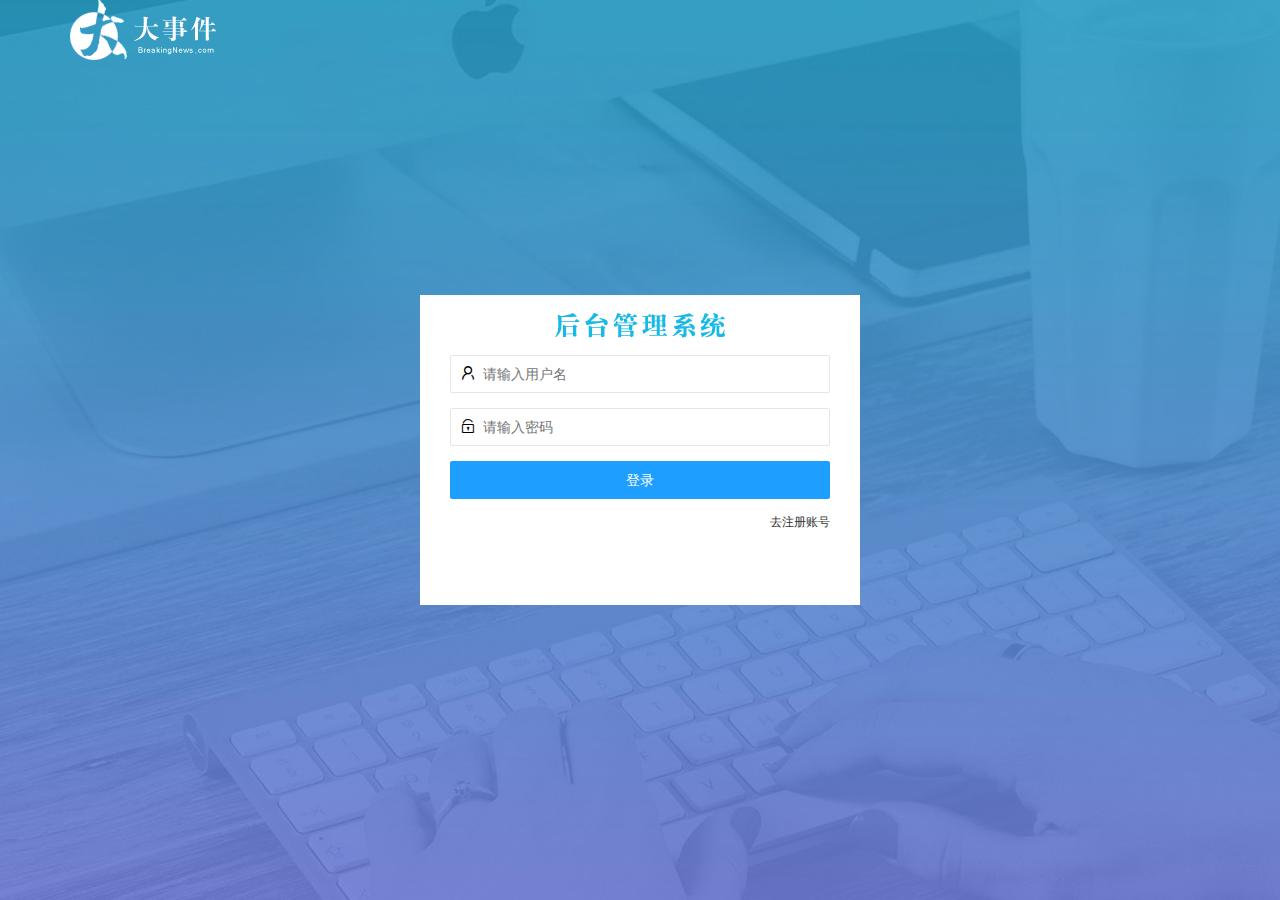
<file: login.html>
<!DOCTYPE html>
<html lang="en">

<head>
    <meta charset="UTF-8">
    <meta name="viewport" content="width=device-width, initial-scale=1.0">
    <title>大事件-注册/登录</title>
    <!-- 引入LayUI的样式 -->
    <link rel="stylesheet" href="/assets/lib/layui/css/layui.css" />
    <!-- 引入自己的css -->
    <link rel="stylesheet" href="/assets/css/login.css" />
</head>
<!-- 头部logo模块 -->
<div class="layui-main">
    <img src="/assets/images/logo.png" alt="" />
</div>

<!-- 登录注册区域 -->
<div class="loginAndRegBox">
    <div class="title-box"></div>
    <!-- 登陆的div -->
    <div class="login-box">
        <!-- 登陆的表单 -->
        <form class="layui-form" id="form_login">
            <!-- 用户名 -->
            <div class="layui-form-item">
                <i class="layui-icon layui-icon-username"></i>
                <input type="text" name="username" required lay-verify="required" placeholder="请输入用户名" autocomplete="off" class="layui-input">
            </div>
            <!-- 密码 -->
            <div class="layui-form-item ">
                <i class="layui-icon layui-icon-password"></i>
                <input type="password" name="password" required lay-verify="required|pwd" placeholder="请输入密码" autocomplete="off" class="layui-input">
            </div>
            <!-- 登录按钮 -->
            <div class="layui-form-item">
                <!-- 注意: 表单按钮和普通按钮的最大区别就是 lay-submit属性 -->
                <button class="layui-btn layui-btn-fluid layui-btn-normal" lay-submit>登录</button>
            </div>
            <div class="layui-form-item links">
                <a href="javascript:;" id="link_reg">去注册账号</a>
            </div>
        </form>

    </div>
    <!-- 注册的div -->
    <div class="reg-box">
        <form class="layui-form" id="form_reg">
            <!-- 用户名 -->
            <div class="layui-form-item">
                <i class="layui-icon layui-icon-username"></i>
                <input type="text" name="username" required lay-verify="required" placeholder="请输入用户名" autocomplete="off" class="layui-input">
            </div>
            <!-- 密码 -->
            <div class="layui-form-item ">
                <i class="layui-icon layui-icon-password"></i>
                <input type="password" name="password" required lay-verify="required|pwd" placeholder="请输入密码" autocomplete="off" class="layui-input">
            </div>
            <!-- 二次密码 -->
            <div class="layui-form-item ">
                <i class="layui-icon layui-icon-password"></i>
                <input type="password" name="repassword" required lay-verify="required|pwd|repwd" placeholder="再次确认密码" autocomplete="off" class="layui-input">
            </div>
            <!-- 注册按钮 -->
            <div class="layui-form-item">
                <!-- 注意: 表单按钮和普通按钮的最大区别就是 lay-submit属性 -->
                <button class="layui-btn layui-btn-fluid layui-btn-normal" lay-submit>注册</button>
            </div>
            <div class="layui-form-item links">
                <a href="javascript:;" id="link_login">去登陆</a>
            </div>
        </form>

    </div>
</div>
<!-- 导入leyUI的js文件 -->
<script src="/assets/lib/layui/layui.all.js"></script>
<!-- 导入jQuery -->
<script src="/assets/lib/jquery.js"></script>
<!-- 导入baseAPI -->
<script src="/assets/js/baseAPI.js"></script>
<!-- 导入自己的js -->
<script src="/assets/js/login.js"></script>

<body>

</body>

</html>
</file>
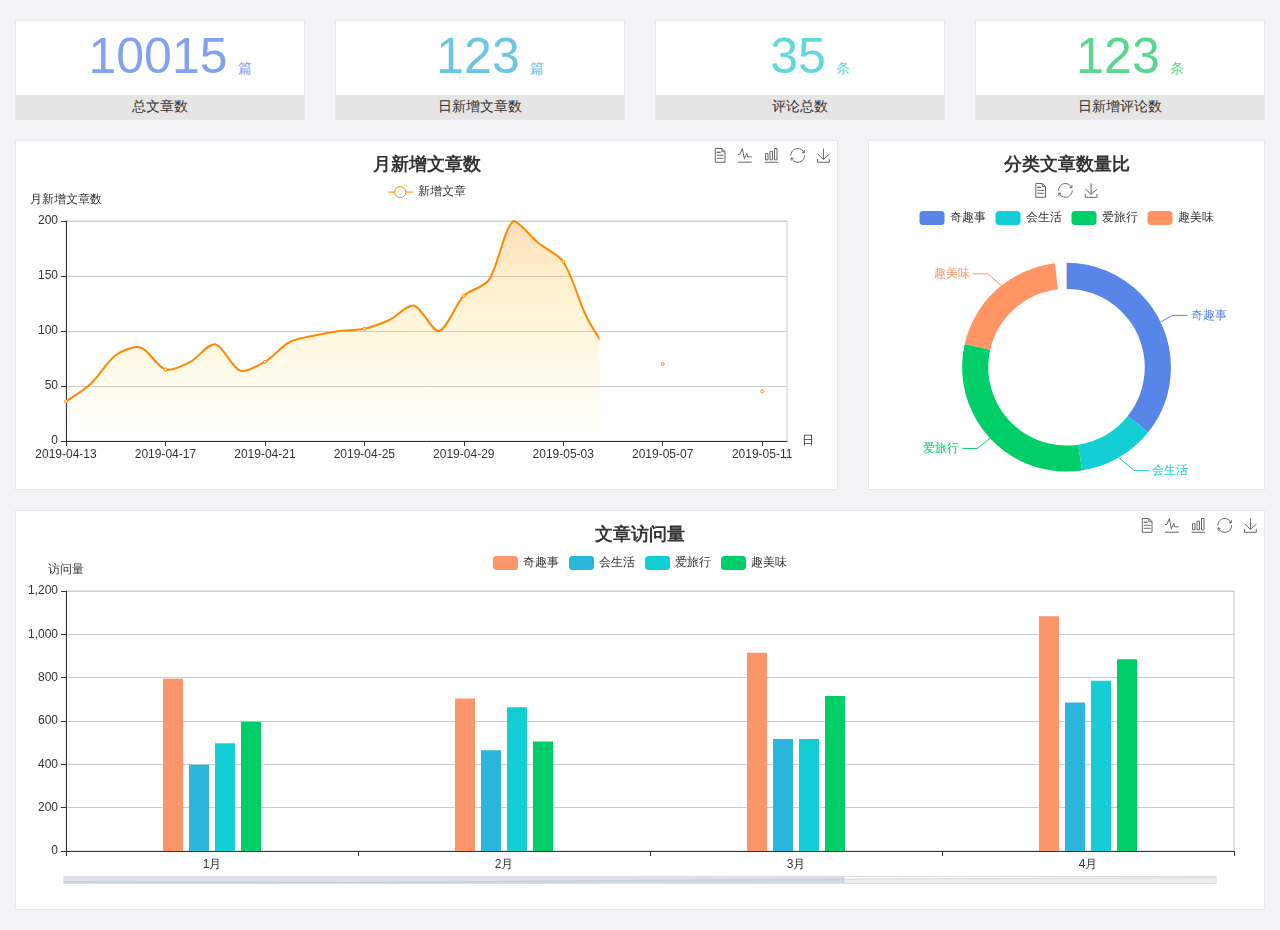
<file: home/dashboard.html>
<!DOCTYPE html>
<html lang="en">

<head>
  <meta charset="UTF-8">
  <meta name="viewport" content="width=device-width, initial-scale=1.0">
  <meta http-equiv="X-UA-Compatible" content="ie=edge">
  <title>图表统计</title>
  <link rel="stylesheet" href="../../assets/lib/bootstrap.css" />
  <link rel="stylesheet" href="../../assets/lib/main.css" />
  <script src="../../assets/lib/jquery.js"></script>
  <script type="text/javascript" src="../../assets/lib/echarts.min.js"></script>
</head>

<body>
  <div class="container-fluid">
    <div class="row spannel_list">
      <div class="col-sm-3 col-xs-6">
        <div class="spannel">
          <em>10015</em><span>篇</span>
          <b>总文章数</b>
        </div>
      </div>
      <div class="col-sm-3 col-xs-6">
        <div class="spannel scolor01">
          <em>123</em><span>篇</span>
          <b>日新增文章数</b>
        </div>
      </div>
      <div class="col-sm-3 col-xs-6">
        <div class="spannel scolor02">
          <em>35</em><span>条</span>
          <b>评论总数</b>
        </div>
      </div>
      <div class="col-sm-3 col-xs-6">
        <div class="spannel scolor03">
          <em>123</em><span>条</span>
          <b>日新增评论数</b>
        </div>
      </div>
    </div>
  </div>

  <div class="container-fluid">
    <div class="row curve-pie">
      <div class="col-lg-8 col-md-8">
        <div class="gragh_pannel" id="curve_show"></div>
      </div>
      <div class="col-lg-4 col-md-4">
        <div class="gragh_pannel" id="pie_show"></div>
      </div>
    </div>
  </div>

  <div class="container-fluid">
    <div class="column_pannel" id="column_show"></div>
  </div>

  <script>
    var oChart = echarts.init(document.getElementById('curve_show'));
    var aList_all = [
      { 'count': 36, 'date': '2019-04-13' },
      { 'count': 52, 'date': '2019-04-14' },
      { 'count': 78, 'date': '2019-04-15' },
      { 'count': 85, 'date': '2019-04-16' },
      { 'count': 65, 'date': '2019-04-17' },
      { 'count': 72, 'date': '2019-04-18' },
      { 'count': 88, 'date': '2019-04-19' },
      { 'count': 64, 'date': '2019-04-20' },
      { 'count': 72, 'date': '2019-04-21' },
      { 'count': 90, 'date': '2019-04-22' },
      { 'count': 96, 'date': '2019-04-23' },
      { 'count': 100, 'date': '2019-04-24' },
      { 'count': 102, 'date': '2019-04-25' },
      { 'count': 110, 'date': '2019-04-26' },
      { 'count': 123, 'date': '2019-04-27' },
      { 'count': 100, 'date': '2019-04-28' },
      { 'count': 132, 'date': '2019-04-29' },
      { 'count': 146, 'date': '2019-04-30' },
      { 'count': 200, 'date': '2019-05-01' },
      { 'count': 180, 'date': '2019-05-02' },
      { 'count': 163, 'date': '2019-05-03' },
      { 'count': 110, 'date': '2019-05-04' },
      { 'count': 80, 'date': '2019-05-05' },
      { 'count': 82, 'date': '2019-05-06' },
      { 'count': 70, 'date': '2019-05-07' },
      { 'count': 65, 'date': '2019-05-08' },
      { 'count': 54, 'date': '2019-05-09' },
      { 'count': 40, 'date': '2019-05-10' },
      { 'count': 45, 'date': '2019-05-11' },
      { 'count': 38, 'date': '2019-05-12' },
    ];

    let aCount = [];
    let aDate = [];

    for (var i = 0; i < aList_all.length; i++) {
      aCount.push(aList_all[i].count);
      aDate.push(aList_all[i].date);
    }

    var chartopt = {
      title: {
        text: '月新增文章数',
        left: 'center',
        top: '10'
      },
      tooltip: {
        trigger: 'axis'
      },
      legend: {
        data: ['新增文章'],
        top: '40'
      },
      toolbox: {
        show: true,
        feature: {
          mark: { show: true },
          dataView: { show: true, readOnly: false },
          magicType: { show: true, type: ['line', 'bar'] },
          restore: { show: true },
          saveAsImage: { show: true }
        }
      },
      calculable: true,
      xAxis: [
        {
          name: '日',
          type: 'category',
          boundaryGap: false,
          data: aDate
        }
      ],
      yAxis: [
        {
          name: '月新增文章数',
          type: 'value'
        }
      ],
      series: [
        {
          name: '新增文章',
          type: 'line',
          smooth: true,
          itemStyle: { normal: { areaStyle: { type: 'default' }, color: '#f80' }, lineStyle: { color: '#f80' } },
          data: aCount
        }],
      areaStyle: {
        normal: {
          color: new echarts.graphic.LinearGradient(0, 0, 0, 1, [{
            offset: 0,
            color: 'rgba(255,136,0,0.39)'
          }, {
            offset: .34,
            color: 'rgba(255,180,0,0.25)'
          }, {
            offset: 1,
            color: 'rgba(255,222,0,0.00)'
          }])

        }
      },
      grid: {
        show: true,
        x: 50,
        x2: 50,
        y: 80,
        height: 220
      }
    };

    oChart.setOption(chartopt);


    var oPie = echarts.init(document.getElementById('pie_show'));
    var oPieopt =
    {
      title: {
        top: 10,
        text: '分类文章数量比',
        x: 'center'
      },
      tooltip: {
        trigger: 'item',
        formatter: "{a} <br/>{b} : {c} ({d}%)"
      },
      color: ['#5885e8', '#13cfd5', '#00ce68', '#ff9565'],
      legend: {
        x: 'center',
        top: 65,
        data: ['奇趣事', '会生活', '爱旅行', '趣美味']
      },
      toolbox: {
        show: true,
        x: 'center',
        top: 35,
        feature: {
          mark: { show: true },
          dataView: { show: true, readOnly: false },
          magicType: {
            show: true,
            type: ['pie', 'funnel'],
            option: {
              funnel: {
                x: '25%',
                width: '50%',
                funnelAlign: 'left',
                max: 1548
              }
            }
          },
          restore: { show: true },
          saveAsImage: { show: true }
        }
      },
      calculable: true,
      series: [
        {
          name: '访问来源',
          type: 'pie',
          radius: ['45%', '60%'],
          center: ['50%', '65%'],
          data: [
            { value: 300, name: '奇趣事' },
            { value: 100, name: '会生活' },
            { value: 260, name: '爱旅行' },
            { value: 180, name: '趣美味' }
          ]
        }
      ]
    };
    oPie.setOption(oPieopt);



    var oColumn = this.echarts.init(document.getElementById('column_show'));
    var oColumnopt =
    {
      title: {
        text: '文章访问量',
        left: 'center',
        top: '10'
      },
      tooltip: {
        trigger: 'axis'
      },
      legend: {
        data: ['奇趣事', '会生活', '爱旅行', '趣美味'],
        top: '40'
      },
      toolbox: {
        show: true,
        feature: {
          mark: { show: true },
          dataView: { show: true, readOnly: false },
          magicType: { show: true, type: ['line', 'bar'] },
          restore: { show: true },
          saveAsImage: { show: true }
        }
      },
      calculable: true,
      xAxis: [
        {
          type: 'category',
          data: ['1月', '2月', '3月', '4月', '5月']
        }
      ],
      yAxis: [
        {
          name: '访问量',
          type: 'value'
        }
      ],
      series: [
        {
          name: '奇趣事',
          type: 'bar',
          barWidth: 20,
          itemStyle: {
            normal: { areaStyle: { type: 'default' }, color: '#fd956a' }
          },
          data: [800, 708, 920, 1090, 1200]
        },
        {
          name: '会生活',
          type: 'bar',
          barWidth: 20,
          itemStyle: {
            normal: { areaStyle: { type: 'default' }, color: '#2bb6db' }
          },
          data: [400, 468, 520, 690, 800]
        },
        {
          name: '爱旅行',
          type: 'bar',
          barWidth: 20,
          itemStyle: {
            normal: { areaStyle: { type: 'default' }, color: '#13cfd5' }
          },
          data: [500, 668, 520, 790, 900]
        },
        {
          name: '趣美味',
          type: 'bar',
          barWidth: 20,
          itemStyle: {
            normal: { areaStyle: { type: 'default' }, color: '#00ce68' }
          },
          data: [600, 508, 720, 890, 1000]
        }
      ],
      grid: {
        show: true,
        x: 50,
        x2: 30,
        y: 80,
        height: 260
      },
      dataZoom: [//给x轴设置滚动条
        {
          start: 0,//默认为0
          end: 100 - 1000 / 31,//默认为100
          type: 'slider',
          show: true,
          xAxisIndex: [0],
          handleSize: 0,//滑动条的 左右2个滑动条的大小
          height: 8,//组件高度
          left: 45, //左边的距离
          right: 50,//右边的距离
          bottom: 26,//右边的距离
          handleColor: '#ddd',//h滑动图标的颜色
          handleStyle: {
            borderColor: "#cacaca",
            borderWidth: "1",
            shadowBlur: 2,
            background: "#ddd",
            shadowColor: "#ddd",
          }
        }]
    };
    oColumn.setOption(oColumnopt);
  </script>
</body>

</html>
</file>
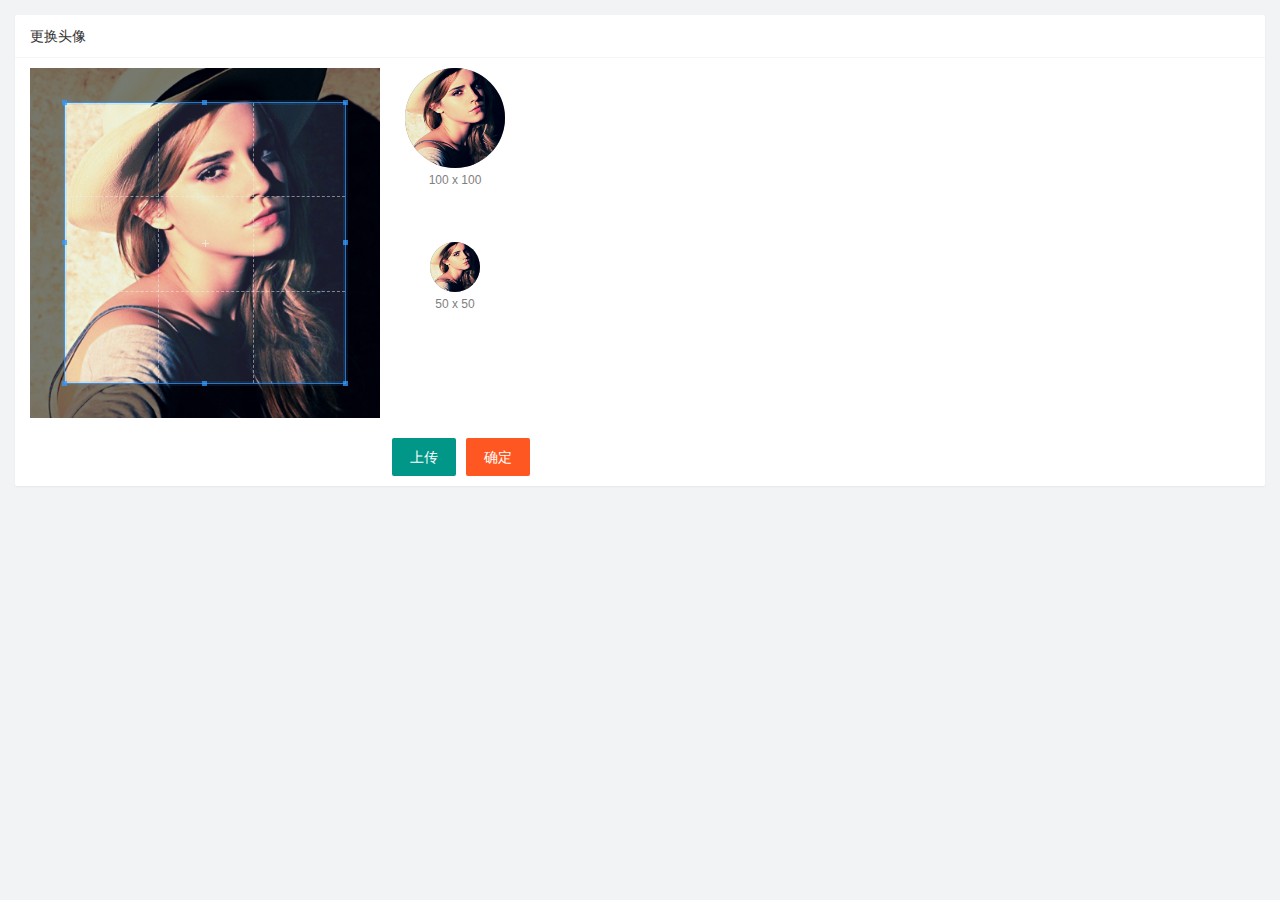
<file: user/user_avatar.html>
<!DOCTYPE html>
<html lang="en">

<head>
    <meta charset="UTF-8">
    <meta name="viewport" content="width=device-width, initial-scale=1.0">
    <title>Document</title>
    <!-- 导入layUI的样式 -->
    <link rel="stylesheet" href="/assets/lib/layui/css/layui.css" />
    <!-- 导入cropper.css样式表 -->
    <link rel="stylesheet" href="/assets/lib/cropper/cropper.css" />
    <!-- 导入自己的css样式 -->
    <link rel="stylesheet" href="/assets/css/user/user_avatar.css" />
</head>

<body>
    <!-- 卡片区域 -->
    <div class="layui-card">
        <div class="layui-card-header">更换头像</div>
        <div class="layui-card-body">
            <!-- 第一行的图片裁剪和预览区域 -->
            <div class="row1">
                <!-- 图片裁剪区域 -->
                <div class="cropper-box">
                    <!-- 这个 img 标签很重要，将来会把它初始化为裁剪区域 -->
                    <img id="image" src="/assets/images/sample.jpg" />
                </div>
                <!-- 图片的预览区域 -->
                <div class="preview-box">
                    <div>
                        <!-- 宽高为 100px 的预览区域 -->
                        <div class="img-preview w100"></div>
                        <p class="size">100 x 100</p>
                    </div>
                    <div>
                        <!-- 宽高为 50px 的预览区域 -->
                        <div class="img-preview w50"></div>
                        <p class="size">50 x 50</p>
                    </div>
                </div>
            </div>

            <!-- 第二行的按钮区域 -->
            <div class="row2">
                <!-- 通过accept属性 可以指定 允许用户选择什么类型的图片 -->
                <input type="file" id="file" accept="image/png,image/jpeg" />
                <button type="button" class="layui-btn" id="btnChooseImage">上传</button>
                <button type="button" class="layui-btn layui-btn-danger" id="btnUpload">确定</button>
            </div>
        </div>
    </div>
    <script src="/assets/lib/layui/layui.all.js"></script>
    <script src="/assets/lib/jquery.js"></script>
    <script src="/assets/lib/cropper/Cropper.js"></script>
    <script src="/assets/lib/cropper/jquery-cropper.js"></script>
    <script src="/assets/js/baseAPI.js"></script>
    <script src="/assets/js/user/user.avatar.js"></script>
</body>

</html>
</file>
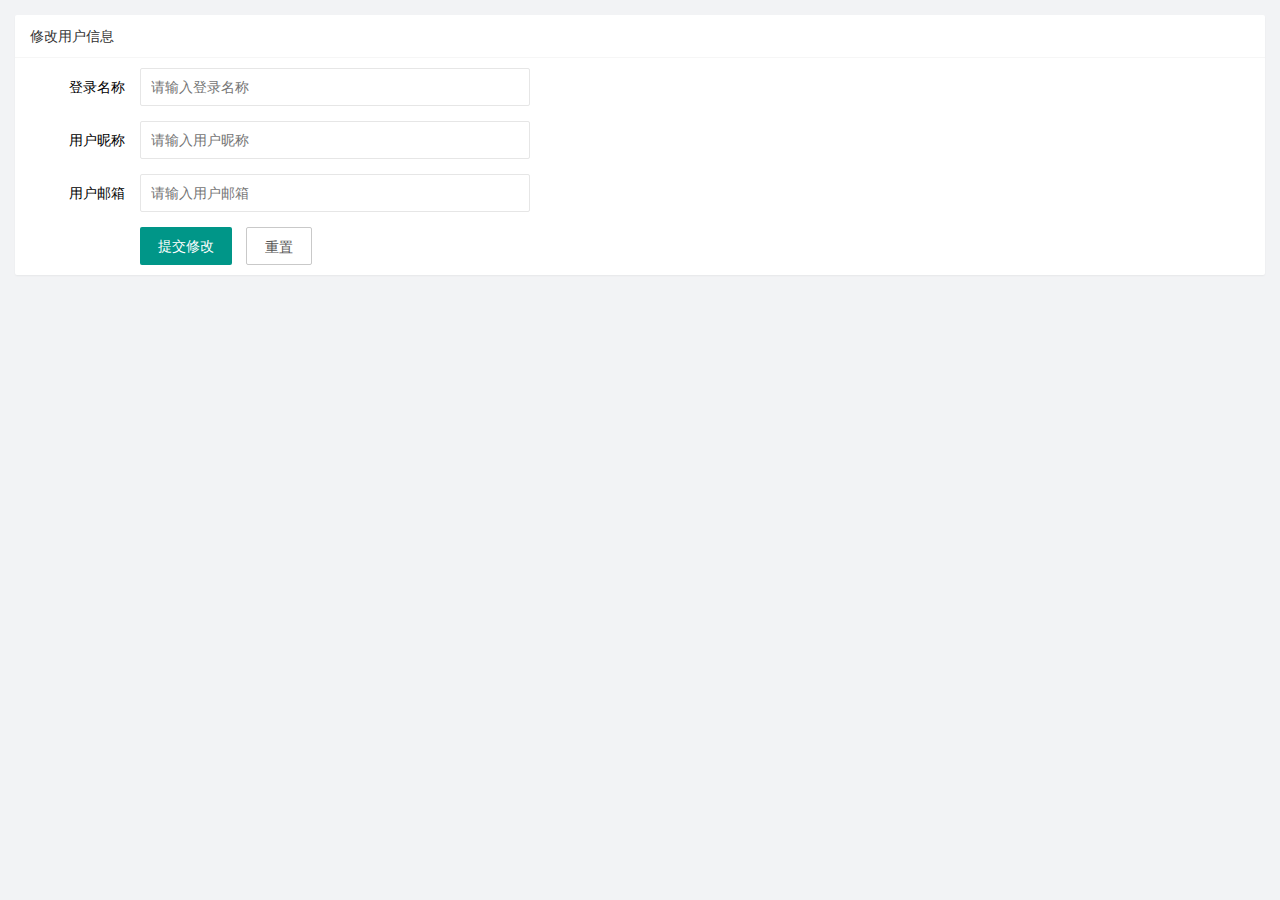
<file: user/user_info.html>
<!DOCTYPE html>
<html lang="en">

<head>
    <meta charset="UTF-8">
    <meta name="viewport" content="width=device-width, initial-scale=1.0">
    <title>Document</title>
    <!-- 导入layUI的样式 -->
    <link rel="stylesheet" href="/assets/lib/layui/css/layui.css" />
    <!-- 导入自己的样式 -->
    <link rel="stylesheet" href="/assets/css/user/user_info.css" />
</head>

<body>
    <div class="layui-card">
        <div class="layui-card-header">修改用户信息</div>
        <div class="layui-card-body">
            <!-- form 表单区域 -->
            <form class="layui-form" lay-filter="formUserInfo">
                <!-- 表单隐藏域 -->
                <input type="hidden" name="id" />
                <div class="layui-form-item">
                    <label class="layui-form-label">登录名称</label>
                    <div class="layui-input-block">
                        <input type="text" name="username" required lay-verify="required" placeholder="请输入登录名称" autocomplete="off" class="layui-input" readonly>
                    </div>
                </div>
                <div class="layui-form-item">
                    <label class="layui-form-label">用户昵称</label>
                    <div class="layui-input-block">
                        <input type="text" name="nickname" required lay-verify="required|nickname" placeholder="请输入用户昵称" autocomplete="off" class="layui-input">
                    </div>
                </div>
                <div class="layui-form-item">
                    <label class="layui-form-label">用户邮箱</label>
                    <div class="layui-input-block">
                        <input type="text" name="email" required lay-verify="required|email" placeholder="请输入用户邮箱" autocomplete="off" class="layui-input">
                    </div>
                </div>
                <div class="layui-input-block">
                    <button class="layui-btn" lay-submit lay-filter="formDemo">提交修改</button>
                    <button type="reset" class="layui-btn layui-btn-primary" id="btnReset">重置</button>
                </div>
            </form>
        </div>
    </div>
    <!-- 导入layUI的js文件 -->
    <script src="/assets/lib/layui/layui.all.js"></script>
    <!-- 导入jQuery -->
    <script src="/assets/lib/jquery.js"></script>
    <!-- 导入baseAPI -->
    <script src="/assets/js/baseAPI.js"></script>
    <!-- 导入自己的js样式 -->
    <script src="/assets/js/user/user_info.js"></script>
</body>

</html>
</file>
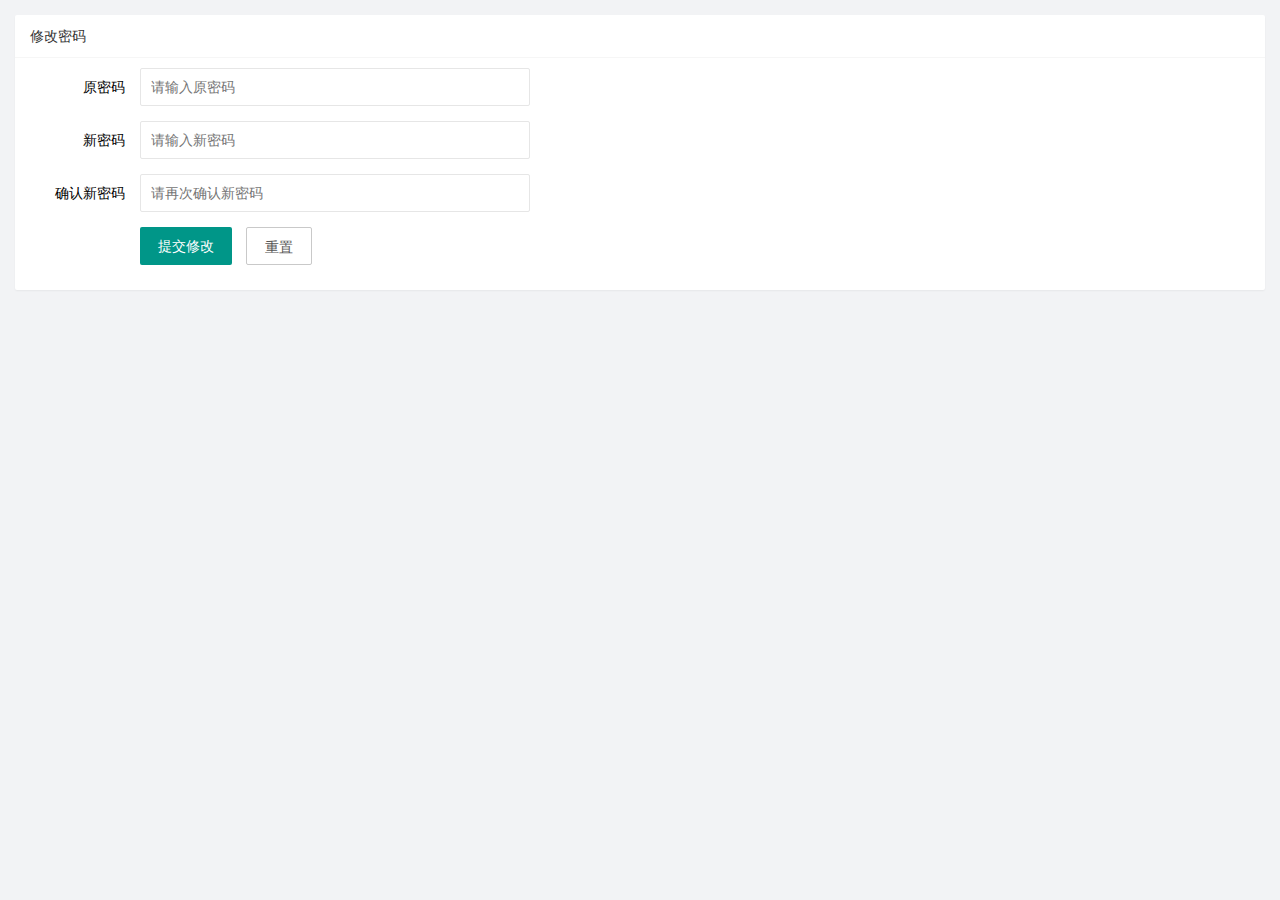
<file: user/user_pwd.html>
<!DOCTYPE html>
<html lang="en">

<head>
    <meta charset="UTF-8">
    <meta name="viewport" content="width=device-width, initial-scale=1.0">
    <title>Document</title>
    <link rel="stylesheet" href="/assets/lib/layui/css/layui.css">
    <link rel="stylesheet" href="/assets/css/user/user_pwd.css">
</head>

<body>
    <!-- 卡片区域 -->
    <div class="layui-card">
        <div class="layui-card-header">修改密码</div>
        <div class="layui-card-body">
            <form class="layui-form" lay-filter="formUserInfo">
                <!-- 表单隐藏域 -->
                <input type="hidden" name="id" />
                <div class="layui-form-item">
                    <label class="layui-form-label">原密码</label>
                    <div class="layui-input-block">
                        <input type="password" name="oldPwd" required lay-verify="required|pwd" placeholder="请输入原密码" autocomplete="off" class="layui-input">
                    </div>
                </div>
                <div class="layui-form-item">
                    <label class="layui-form-label">新密码</label>
                    <div class="layui-input-block">
                        <input type="password" name="newPwd" required lay-verify="required|pwd|samePwd" placeholder="请输入新密码" autocomplete="off" class="layui-input">
                    </div>
                </div>
                <div class="layui-form-item">
                    <label class="layui-form-label">确认新密码</label>
                    <div class="layui-input-block">
                        <input type="password" name="rePwd" required lay-verify="required|pwd|rePwd" placeholder="请再次确认新密码" autocomplete="off" class="layui-input">
                    </div>
                </div>
                <div class="layui-form-item">
                    <div class="layui-input-block">
                        <button class="layui-btn" lay-submit lay-filter="formDemo">提交修改</button>
                        <button type="reset" class="layui-btn layui-btn-primary" id="btnReset">重置</button>
                    </div>
                </div>
            </form>
        </div>
    </div>
    <!-- 导入layUI的js -->
    <script src="/assets/lib/layui/layui.all.js"></script>
    <!-- 导入jQuery -->
    <script src="/assets/lib/jquery.js"></script>
    <!-- 导入 baseAPI -->
    <script src="/assets/js/baseAPI.js"></script>
    <!-- 导入自己的js -->
    <script src="/assets/js/user/user_pwd.js"></script>
</body>

</html>
</file>
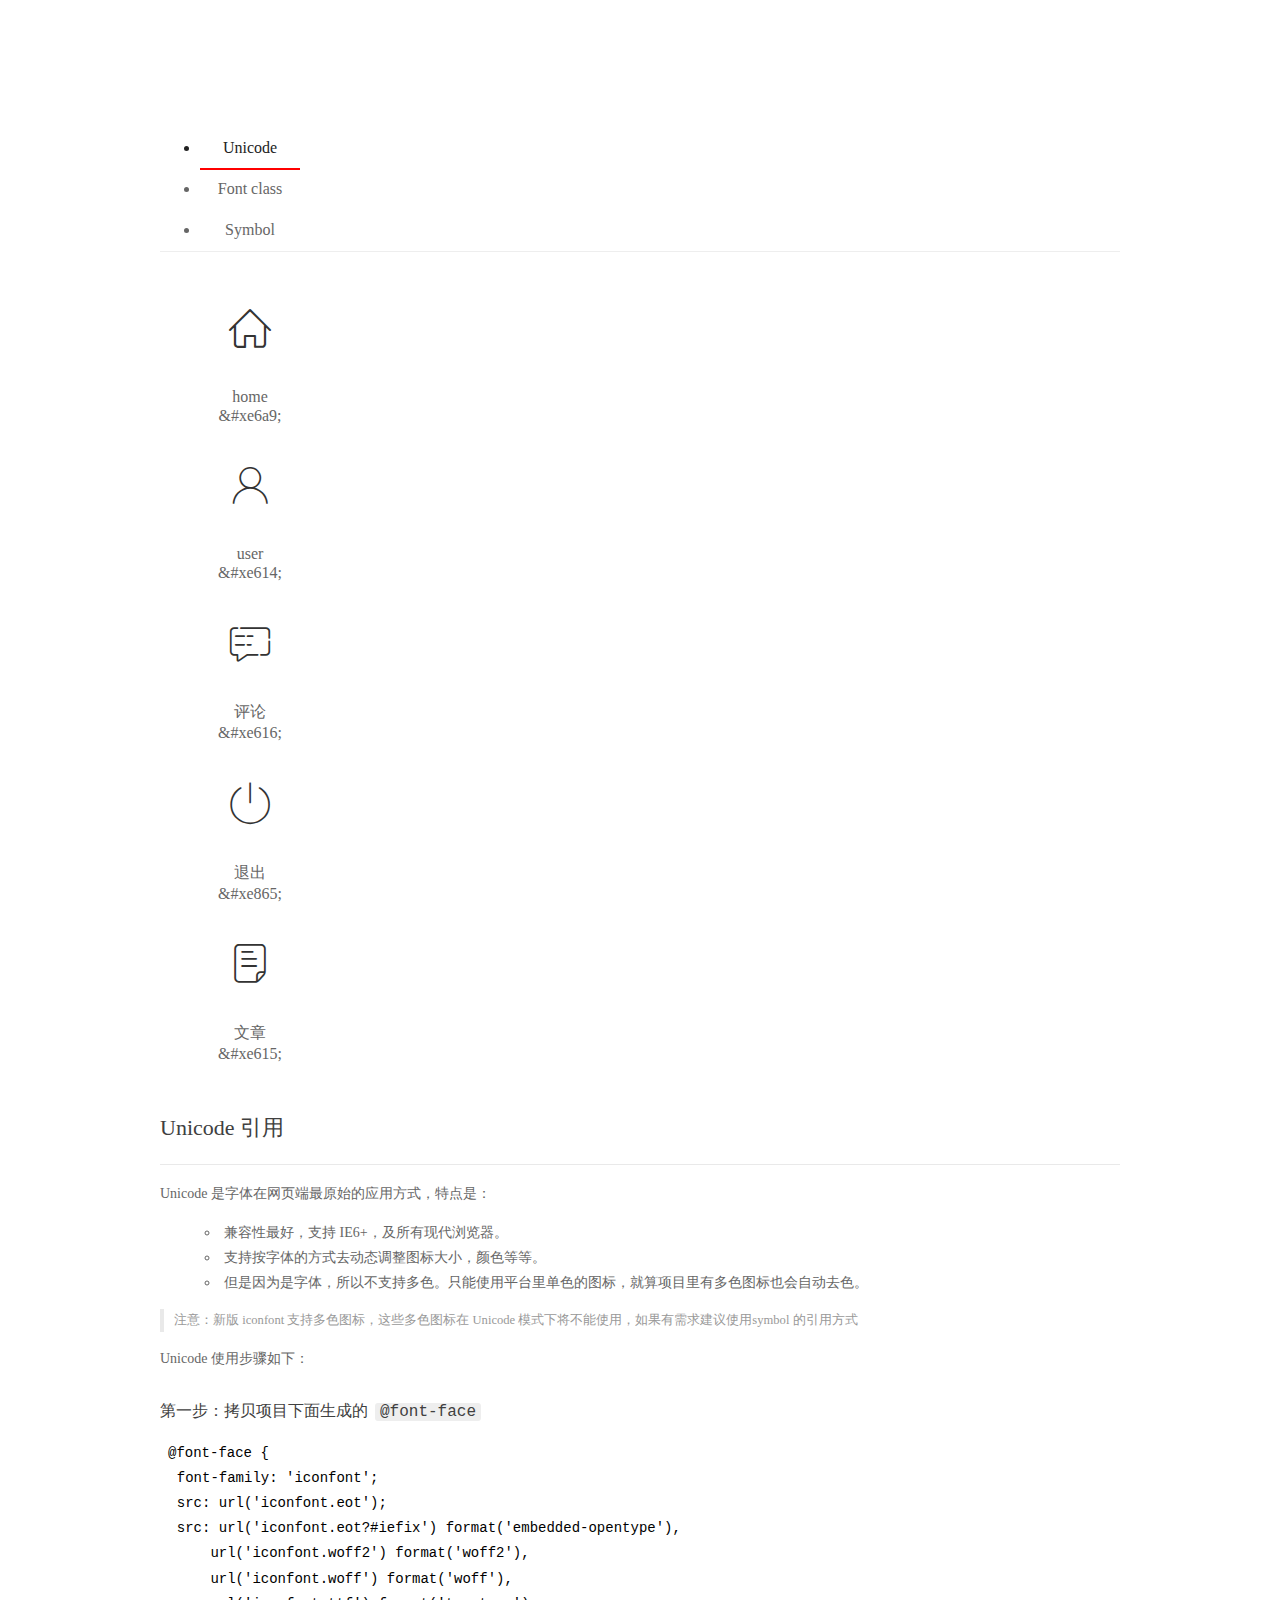
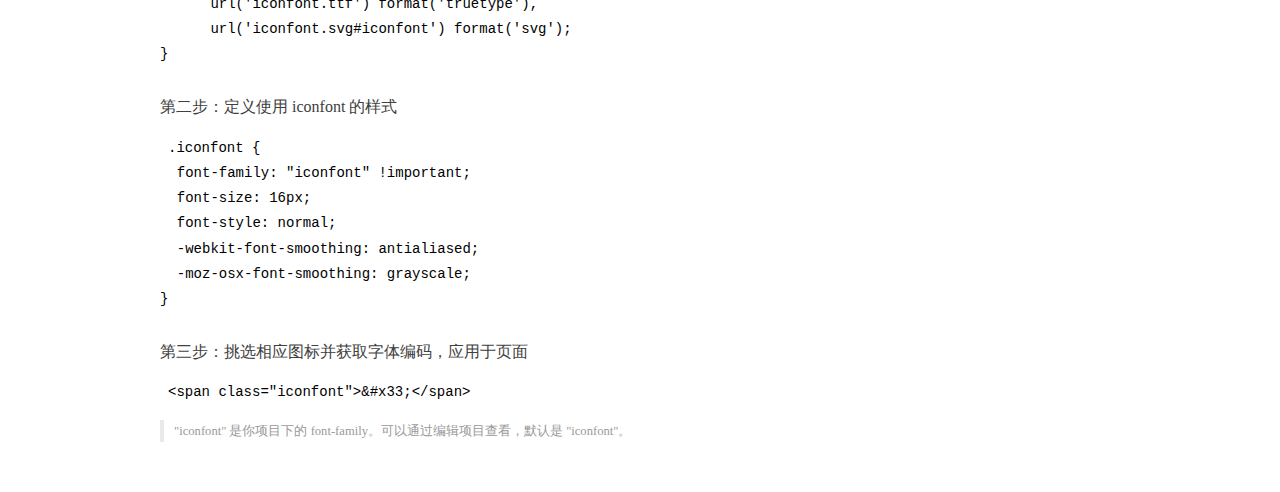
<file: assets/fonts/demo_index.html>
<!DOCTYPE html>
<html>
<head>
  <meta charset="utf-8"/>
  <title>IconFont Demo</title>
  <link rel="shortcut icon" href="https://gtms04.alicdn.com/tps/i4/TB1_oz6GVXXXXaFXpXXJDFnIXXX-64-64.ico" type="image/x-icon"/>
  <link rel="stylesheet" href="https://g.alicdn.com/thx/cube/1.3.2/cube.min.css">
  <link rel="stylesheet" href="demo.css">
  <link rel="stylesheet" href="iconfont.css">
  <script src="iconfont.js"></script>
  <!-- jQuery -->
  <script src="https://a1.alicdn.com/oss/uploads/2018/12/26/7bfddb60-08e8-11e9-9b04-53e73bb6408b.js"></script>
  <!-- 代码高亮 -->
  <script src="https://a1.alicdn.com/oss/uploads/2018/12/26/a3f714d0-08e6-11e9-8a15-ebf944d7534c.js"></script>
</head>
<body>
  <div class="main">
    <h1 class="logo"><a href="https://www.iconfont.cn/" title="iconfont 首页" target="_blank">&#xe86b;</a></h1>
    <div class="nav-tabs">
      <ul id="tabs" class="dib-box">
        <li class="dib active"><span>Unicode</span></li>
        <li class="dib"><span>Font class</span></li>
        <li class="dib"><span>Symbol</span></li>
      </ul>
      
    </div>
    <div class="tab-container">
      <div class="content unicode" style="display: block;">
          <ul class="icon_lists dib-box">
          
            <li class="dib">
              <span class="icon iconfont">&#xe6a9;</span>
                <div class="name">home</div>
                <div class="code-name">&amp;#xe6a9;</div>
              </li>
          
            <li class="dib">
              <span class="icon iconfont">&#xe614;</span>
                <div class="name">user</div>
                <div class="code-name">&amp;#xe614;</div>
              </li>
          
            <li class="dib">
              <span class="icon iconfont">&#xe616;</span>
                <div class="name">评论</div>
                <div class="code-name">&amp;#xe616;</div>
              </li>
          
            <li class="dib">
              <span class="icon iconfont">&#xe865;</span>
                <div class="name">退出</div>
                <div class="code-name">&amp;#xe865;</div>
              </li>
          
            <li class="dib">
              <span class="icon iconfont">&#xe615;</span>
                <div class="name">文章</div>
                <div class="code-name">&amp;#xe615;</div>
              </li>
          
          </ul>
          <div class="article markdown">
          <h2 id="unicode-">Unicode 引用</h2>
          <hr>

          <p>Unicode 是字体在网页端最原始的应用方式，特点是：</p>
          <ul>
            <li>兼容性最好，支持 IE6+，及所有现代浏览器。</li>
            <li>支持按字体的方式去动态调整图标大小，颜色等等。</li>
            <li>但是因为是字体，所以不支持多色。只能使用平台里单色的图标，就算项目里有多色图标也会自动去色。</li>
          </ul>
          <blockquote>
            <p>注意：新版 iconfont 支持多色图标，这些多色图标在 Unicode 模式下将不能使用，如果有需求建议使用symbol 的引用方式</p>
          </blockquote>
          <p>Unicode 使用步骤如下：</p>
          <h3 id="-font-face">第一步：拷贝项目下面生成的 <code>@font-face</code></h3>
<pre><code class="language-css"
>@font-face {
  font-family: 'iconfont';
  src: url('iconfont.eot');
  src: url('iconfont.eot?#iefix') format('embedded-opentype'),
      url('iconfont.woff2') format('woff2'),
      url('iconfont.woff') format('woff'),
      url('iconfont.ttf') format('truetype'),
      url('iconfont.svg#iconfont') format('svg');
}
</code></pre>
          <h3 id="-iconfont-">第二步：定义使用 iconfont 的样式</h3>
<pre><code class="language-css"
>.iconfont {
  font-family: "iconfont" !important;
  font-size: 16px;
  font-style: normal;
  -webkit-font-smoothing: antialiased;
  -moz-osx-font-smoothing: grayscale;
}
</code></pre>
          <h3 id="-">第三步：挑选相应图标并获取字体编码，应用于页面</h3>
<pre>
<code class="language-html"
>&lt;span class="iconfont"&gt;&amp;#x33;&lt;/span&gt;
</code></pre>
          <blockquote>
            <p>"iconfont" 是你项目下的 font-family。可以通过编辑项目查看，默认是 "iconfont"。</p>
          </blockquote>
          </div>
      </div>
      <div class="content font-class">
        <ul class="icon_lists dib-box">
          
          <li class="dib">
            <span class="icon iconfont icon-home"></span>
            <div class="name">
              home
            </div>
            <div class="code-name">.icon-home
            </div>
          </li>
          
          <li class="dib">
            <span class="icon iconfont icon-user"></span>
            <div class="name">
              user
            </div>
            <div class="code-name">.icon-user
            </div>
          </li>
          
          <li class="dib">
            <span class="icon iconfont icon-pinglun"></span>
            <div class="name">
              评论
            </div>
            <div class="code-name">.icon-pinglun
            </div>
          </li>
          
          <li class="dib">
            <span class="icon iconfont icon-tuichu"></span>
            <div class="name">
              退出
            </div>
            <div class="code-name">.icon-tuichu
            </div>
          </li>
          
          <li class="dib">
            <span class="icon iconfont icon-16"></span>
            <div class="name">
              文章
            </div>
            <div class="code-name">.icon-16
            </div>
          </li>
          
        </ul>
        <div class="article markdown">
        <h2 id="font-class-">font-class 引用</h2>
        <hr>

        <p>font-class 是 Unicode 使用方式的一种变种，主要是解决 Unicode 书写不直观，语意不明确的问题。</p>
        <p>与 Unicode 使用方式相比，具有如下特点：</p>
        <ul>
          <li>兼容性良好，支持 IE8+，及所有现代浏览器。</li>
          <li>相比于 Unicode 语意明确，书写更直观。可以很容易分辨这个 icon 是什么。</li>
          <li>因为使用 class 来定义图标，所以当要替换图标时，只需要修改 class 里面的 Unicode 引用。</li>
          <li>不过因为本质上还是使用的字体，所以多色图标还是不支持的。</li>
        </ul>
        <p>使用步骤如下：</p>
        <h3 id="-fontclass-">第一步：引入项目下面生成的 fontclass 代码：</h3>
<pre><code class="language-html">&lt;link rel="stylesheet" href="./iconfont.css"&gt;
</code></pre>
        <h3 id="-">第二步：挑选相应图标并获取类名，应用于页面：</h3>
<pre><code class="language-html">&lt;span class="iconfont icon-xxx"&gt;&lt;/span&gt;
</code></pre>
        <blockquote>
          <p>"
            iconfont" 是你项目下的 font-family。可以通过编辑项目查看，默认是 "iconfont"。</p>
        </blockquote>
      </div>
      </div>
      <div class="content symbol">
          <ul class="icon_lists dib-box">
          
            <li class="dib">
                <svg class="icon svg-icon" aria-hidden="true">
                  <use xlink:href="#icon-home"></use>
                </svg>
                <div class="name">home</div>
                <div class="code-name">#icon-home</div>
            </li>
          
            <li class="dib">
                <svg class="icon svg-icon" aria-hidden="true">
                  <use xlink:href="#icon-user"></use>
                </svg>
                <div class="name">user</div>
                <div class="code-name">#icon-user</div>
            </li>
          
            <li class="dib">
                <svg class="icon svg-icon" aria-hidden="true">
                  <use xlink:href="#icon-pinglun"></use>
                </svg>
                <div class="name">评论</div>
                <div class="code-name">#icon-pinglun</div>
            </li>
          
            <li class="dib">
                <svg class="icon svg-icon" aria-hidden="true">
                  <use xlink:href="#icon-tuichu"></use>
                </svg>
                <div class="name">退出</div>
                <div class="code-name">#icon-tuichu</div>
            </li>
          
            <li class="dib">
                <svg class="icon svg-icon" aria-hidden="true">
                  <use xlink:href="#icon-16"></use>
                </svg>
                <div class="name">文章</div>
                <div class="code-name">#icon-16</div>
            </li>
          
          </ul>
          <div class="article markdown">
          <h2 id="symbol-">Symbol 引用</h2>
          <hr>

          <p>这是一种全新的使用方式，应该说这才是未来的主流，也是平台目前推荐的用法。相关介绍可以参考这篇<a href="">文章</a>
            这种用法其实是做了一个 SVG 的集合，与另外两种相比具有如下特点：</p>
          <ul>
            <li>支持多色图标了，不再受单色限制。</li>
            <li>通过一些技巧，支持像字体那样，通过 <code>font-size</code>, <code>color</code> 来调整样式。</li>
            <li>兼容性较差，支持 IE9+，及现代浏览器。</li>
            <li>浏览器渲染 SVG 的性能一般，还不如 png。</li>
          </ul>
          <p>使用步骤如下：</p>
          <h3 id="-symbol-">第一步：引入项目下面生成的 symbol 代码：</h3>
<pre><code class="language-html">&lt;script src="./iconfont.js"&gt;&lt;/script&gt;
</code></pre>
          <h3 id="-css-">第二步：加入通用 CSS 代码（引入一次就行）：</h3>
<pre><code class="language-html">&lt;style&gt;
.icon {
  width: 1em;
  height: 1em;
  vertical-align: -0.15em;
  fill: currentColor;
  overflow: hidden;
}
&lt;/style&gt;
</code></pre>
          <h3 id="-">第三步：挑选相应图标并获取类名，应用于页面：</h3>
<pre><code class="language-html">&lt;svg class="icon" aria-hidden="true"&gt;
  &lt;use xlink:href="#icon-xxx"&gt;&lt;/use&gt;
&lt;/svg&gt;
</code></pre>
          </div>
      </div>

    </div>
  </div>
  <script>
  $(document).ready(function () {
      $('.tab-container .content:first').show()

      $('#tabs li').click(function (e) {
        var tabContent = $('.tab-container .content')
        var index = $(this).index()

        if ($(this).hasClass('active')) {
          return
        } else {
          $('#tabs li').removeClass('active')
          $(this).addClass('active')

          tabContent.hide().eq(index).fadeIn()
        }
      })
    })
  </script>
</body>
</html>
</file>
<file: assets/lib/layui/css/layui.css>
/** layui-v2.5.5 MIT License By https://www.layui.com */
 .layui-inline,img{display:inline-block;vertical-align:middle}h1,h2,h3,h4,h5,h6{font-weight:400}.layui-edge,.layui-header,.layui-inline,.layui-main{position:relative}.layui-body,.layui-edge,.layui-elip{overflow:hidden}.layui-btn,.layui-edge,.layui-inline,img{vertical-align:middle}.layui-btn,.layui-disabled,.layui-icon,.layui-unselect{-moz-user-select:none;-webkit-user-select:none;-ms-user-select:none}.layui-elip,.layui-form-checkbox span,.layui-form-pane .layui-form-label{text-overflow:ellipsis;white-space:nowrap}.layui-breadcrumb,.layui-tree-btnGroup{visibility:hidden}blockquote,body,button,dd,div,dl,dt,form,h1,h2,h3,h4,h5,h6,input,li,ol,p,pre,td,textarea,th,ul{margin:0;padding:0;-webkit-tap-highlight-color:rgba(0,0,0,0)}a:active,a:hover{outline:0}img{border:none}li{list-style:none}table{border-collapse:collapse;border-spacing:0}h4,h5,h6{font-size:100%}button,input,optgroup,option,select,textarea{font-family:inherit;font-size:inherit;font-style:inherit;font-weight:inherit;outline:0}pre{white-space:pre-wrap;white-space:-moz-pre-wrap;white-space:-pre-wrap;white-space:-o-pre-wrap;word-wrap:break-word}body{line-height:24px;font:14px Helvetica Neue,Helvetica,PingFang SC,Tahoma,Arial,sans-serif}hr{height:1px;margin:10px 0;border:0;clear:both}a{color:#333;text-decoration:none}a:hover{color:#777}a cite{font-style:normal;*cursor:pointer}.layui-border-box,.layui-border-box *{box-sizing:border-box}.layui-box,.layui-box *{box-sizing:content-box}.layui-clear{clear:both;*zoom:1}.layui-clear:after{content:'\20';clear:both;*zoom:1;display:block;height:0}.layui-inline{*display:inline;*zoom:1}.layui-edge{display:inline-block;width:0;height:0;border-width:6px;border-style:dashed;border-color:transparent}.layui-edge-top{top:-4px;border-bottom-color:#999;border-bottom-style:solid}.layui-edge-right{border-left-color:#999;border-left-style:solid}.layui-edge-bottom{top:2px;border-top-color:#999;border-top-style:solid}.layui-edge-left{border-right-color:#999;border-right-style:solid}.layui-disabled,.layui-disabled:hover{color:#d2d2d2!important;cursor:not-allowed!important}.layui-circle{border-radius:100%}.layui-show{display:block!important}.layui-hide{display:none!important}@font-face{font-family:layui-icon;src:url(../font/iconfont.eot?v=250);src:url(../font/iconfont.eot?v=250#iefix) format('embedded-opentype'),url(../font/iconfont.woff2?v=250) format('woff2'),url(../font/iconfont.woff?v=250) format('woff'),url(../font/iconfont.ttf?v=250) format('truetype'),url(../font/iconfont.svg?v=250#layui-icon) format('svg')}.layui-icon{font-family:layui-icon!important;font-size:16px;font-style:normal;-webkit-font-smoothing:antialiased;-moz-osx-font-smoothing:grayscale}.layui-icon-reply-fill:before{content:"\e611"}.layui-icon-set-fill:before{content:"\e614"}.layui-icon-menu-fill:before{content:"\e60f"}.layui-icon-search:before{content:"\e615"}.layui-icon-share:before{content:"\e641"}.layui-icon-set-sm:before{content:"\e620"}.layui-icon-engine:before{content:"\e628"}.layui-icon-close:before{content:"\1006"}.layui-icon-close-fill:before{content:"\1007"}.layui-icon-chart-screen:before{content:"\e629"}.layui-icon-star:before{content:"\e600"}.layui-icon-circle-dot:before{content:"\e617"}.layui-icon-chat:before{content:"\e606"}.layui-icon-release:before{content:"\e609"}.layui-icon-list:before{content:"\e60a"}.layui-icon-chart:before{content:"\e62c"}.layui-icon-ok-circle:before{content:"\1005"}.layui-icon-layim-theme:before{content:"\e61b"}.layui-icon-table:before{content:"\e62d"}.layui-icon-right:before{content:"\e602"}.layui-icon-left:before{content:"\e603"}.layui-icon-cart-simple:before{content:"\e698"}.layui-icon-face-cry:before{content:"\e69c"}.layui-icon-face-smile:before{content:"\e6af"}.layui-icon-survey:before{content:"\e6b2"}.layui-icon-tree:before{content:"\e62e"}.layui-icon-upload-circle:before{content:"\e62f"}.layui-icon-add-circle:before{content:"\e61f"}.layui-icon-download-circle:before{content:"\e601"}.layui-icon-templeate-1:before{content:"\e630"}.layui-icon-util:before{content:"\e631"}.layui-icon-face-surprised:before{content:"\e664"}.layui-icon-edit:before{content:"\e642"}.layui-icon-speaker:before{content:"\e645"}.layui-icon-down:before{content:"\e61a"}.layui-icon-file:before{content:"\e621"}.layui-icon-layouts:before{content:"\e632"}.layui-icon-rate-half:before{content:"\e6c9"}.layui-icon-add-circle-fine:before{content:"\e608"}.layui-icon-prev-circle:before{content:"\e633"}.layui-icon-read:before{content:"\e705"}.layui-icon-404:before{content:"\e61c"}.layui-icon-carousel:before{content:"\e634"}.layui-icon-help:before{content:"\e607"}.layui-icon-code-circle:before{content:"\e635"}.layui-icon-water:before{content:"\e636"}.layui-icon-username:before{content:"\e66f"}.layui-icon-find-fill:before{content:"\e670"}.layui-icon-about:before{content:"\e60b"}.layui-icon-location:before{content:"\e715"}.layui-icon-up:before{content:"\e619"}.layui-icon-pause:before{content:"\e651"}.layui-icon-date:before{content:"\e637"}.layui-icon-layim-uploadfile:before{content:"\e61d"}.layui-icon-delete:before{content:"\e640"}.layui-icon-play:before{content:"\e652"}.layui-icon-top:before{content:"\e604"}.layui-icon-friends:before{content:"\e612"}.layui-icon-refresh-3:before{content:"\e9aa"}.layui-icon-ok:before{content:"\e605"}.layui-icon-layer:before{content:"\e638"}.layui-icon-face-smile-fine:before{content:"\e60c"}.layui-icon-dollar:before{content:"\e659"}.layui-icon-group:before{content:"\e613"}.layui-icon-layim-download:before{content:"\e61e"}.layui-icon-picture-fine:before{content:"\e60d"}.layui-icon-link:before{content:"\e64c"}.layui-icon-diamond:before{content:"\e735"}.layui-icon-log:before{content:"\e60e"}.layui-icon-rate-solid:before{content:"\e67a"}.layui-icon-fonts-del:before{content:"\e64f"}.layui-icon-unlink:before{content:"\e64d"}.layui-icon-fonts-clear:before{content:"\e639"}.layui-icon-triangle-r:before{content:"\e623"}.layui-icon-circle:before{content:"\e63f"}.layui-icon-radio:before{content:"\e643"}.layui-icon-align-center:before{content:"\e647"}.layui-icon-align-right:before{content:"\e648"}.layui-icon-align-left:before{content:"\e649"}.layui-icon-loading-1:before{content:"\e63e"}.layui-icon-return:before{content:"\e65c"}.layui-icon-fonts-strong:before{content:"\e62b"}.layui-icon-upload:before{content:"\e67c"}.layui-icon-dialogue:before{content:"\e63a"}.layui-icon-video:before{content:"\e6ed"}.layui-icon-headset:before{content:"\e6fc"}.layui-icon-cellphone-fine:before{content:"\e63b"}.layui-icon-add-1:before{content:"\e654"}.layui-icon-face-smile-b:before{content:"\e650"}.layui-icon-fonts-html:before{content:"\e64b"}.layui-icon-form:before{content:"\e63c"}.layui-icon-cart:before{content:"\e657"}.layui-icon-camera-fill:before{content:"\e65d"}.layui-icon-tabs:before{content:"\e62a"}.layui-icon-fonts-code:before{content:"\e64e"}.layui-icon-fire:before{content:"\e756"}.layui-icon-set:before{content:"\e716"}.layui-icon-fonts-u:before{content:"\e646"}.layui-icon-triangle-d:before{content:"\e625"}.layui-icon-tips:before{content:"\e702"}.layui-icon-picture:before{content:"\e64a"}.layui-icon-more-vertical:before{content:"\e671"}.layui-icon-flag:before{content:"\e66c"}.layui-icon-loading:before{content:"\e63d"}.layui-icon-fonts-i:before{content:"\e644"}.layui-icon-refresh-1:before{content:"\e666"}.layui-icon-rmb:before{content:"\e65e"}.layui-icon-home:before{content:"\e68e"}.layui-icon-user:before{content:"\e770"}.layui-icon-notice:before{content:"\e667"}.layui-icon-login-weibo:before{content:"\e675"}.layui-icon-voice:before{content:"\e688"}.layui-icon-upload-drag:before{content:"\e681"}.layui-icon-login-qq:before{content:"\e676"}.layui-icon-snowflake:before{content:"\e6b1"}.layui-icon-file-b:before{content:"\e655"}.layui-icon-template:before{content:"\e663"}.layui-icon-auz:before{content:"\e672"}.layui-icon-console:before{content:"\e665"}.layui-icon-app:before{content:"\e653"}.layui-icon-prev:before{content:"\e65a"}.layui-icon-website:before{content:"\e7ae"}.layui-icon-next:before{content:"\e65b"}.layui-icon-component:before{content:"\e857"}.layui-icon-more:before{content:"\e65f"}.layui-icon-login-wechat:before{content:"\e677"}.layui-icon-shrink-right:before{content:"\e668"}.layui-icon-spread-left:before{content:"\e66b"}.layui-icon-camera:before{content:"\e660"}.layui-icon-note:before{content:"\e66e"}.layui-icon-refresh:before{content:"\e669"}.layui-icon-female:before{content:"\e661"}.layui-icon-male:before{content:"\e662"}.layui-icon-password:before{content:"\e673"}.layui-icon-senior:before{content:"\e674"}.layui-icon-theme:before{content:"\e66a"}.layui-icon-tread:before{content:"\e6c5"}.layui-icon-praise:before{content:"\e6c6"}.layui-icon-star-fill:before{content:"\e658"}.layui-icon-rate:before{content:"\e67b"}.layui-icon-template-1:before{content:"\e656"}.layui-icon-vercode:before{content:"\e679"}.layui-icon-cellphone:before{content:"\e678"}.layui-icon-screen-full:before{content:"\e622"}.layui-icon-screen-restore:before{content:"\e758"}.layui-icon-cols:before{content:"\e610"}.layui-icon-export:before{content:"\e67d"}.layui-icon-print:before{content:"\e66d"}.layui-icon-slider:before{content:"\e714"}.layui-icon-addition:before{content:"\e624"}.layui-icon-subtraction:before{content:"\e67e"}.layui-icon-service:before{content:"\e626"}.layui-icon-transfer:before{content:"\e691"}.layui-main{width:1140px;margin:0 auto}.layui-header{z-index:1000;height:60px}.layui-header a:hover{transition:all .5s;-webkit-transition:all .5s}.layui-side{position:fixed;left:0;top:0;bottom:0;z-index:999;width:200px;overflow-x:hidden}.layui-side-scroll{position:relative;width:220px;height:100%;overflow-x:hidden}.layui-body{position:absolute;left:200px;right:0;top:0;bottom:0;z-index:998;width:auto;overflow-y:auto;box-sizing:border-box}.layui-layout-body{overflow:hidden}.layui-layout-admin .layui-header{background-color:#23262E}.layui-layout-admin .layui-side{top:60px;width:200px;overflow-x:hidden}.layui-layout-admin .layui-body{position:fixed;top:60px;bottom:44px}.layui-layout-admin .layui-main{width:auto;margin:0 15px}.layui-layout-admin .layui-footer{position:fixed;left:200px;right:0;bottom:0;height:44px;line-height:44px;padding:0 15px;background-color:#eee}.layui-layout-admin .layui-logo{position:absolute;left:0;top:0;width:200px;height:100%;line-height:60px;text-align:center;color:#009688;font-size:16px}.layui-layout-admin .layui-header .layui-nav{background:0 0}.layui-layout-left{position:absolute!important;left:200px;top:0}.layui-layout-right{position:absolute!important;right:0;top:0}.layui-container{position:relative;margin:0 auto;padding:0 15px;box-sizing:border-box}.layui-fluid{position:relative;margin:0 auto;padding:0 15px}.layui-row:after,.layui-row:before{content:'';display:block;clear:both}.layui-col-lg1,.layui-col-lg10,.layui-col-lg11,.layui-col-lg12,.layui-col-lg2,.layui-col-lg3,.layui-col-lg4,.layui-col-lg5,.layui-col-lg6,.layui-col-lg7,.layui-col-lg8,.layui-col-lg9,.layui-col-md1,.layui-col-md10,.layui-col-md11,.layui-col-md12,.layui-col-md2,.layui-col-md3,.layui-col-md4,.layui-col-md5,.layui-col-md6,.layui-col-md7,.layui-col-md8,.layui-col-md9,.layui-col-sm1,.layui-col-sm10,.layui-col-sm11,.layui-col-sm12,.layui-col-sm2,.layui-col-sm3,.layui-col-sm4,.layui-col-sm5,.layui-col-sm6,.layui-col-sm7,.layui-col-sm8,.layui-col-sm9,.layui-col-xs1,.layui-col-xs10,.layui-col-xs11,.layui-col-xs12,.layui-col-xs2,.layui-col-xs3,.layui-col-xs4,.layui-col-xs5,.layui-col-xs6,.layui-col-xs7,.layui-col-xs8,.layui-col-xs9{position:relative;display:block;box-sizing:border-box}.layui-col-xs1,.layui-col-xs10,.layui-col-xs11,.layui-col-xs12,.layui-col-xs2,.layui-col-xs3,.layui-col-xs4,.layui-col-xs5,.layui-col-xs6,.layui-col-xs7,.layui-col-xs8,.layui-col-xs9{float:left}.layui-col-xs1{width:8.33333333%}.layui-col-xs2{width:16.66666667%}.layui-col-xs3{width:25%}.layui-col-xs4{width:33.33333333%}.layui-col-xs5{width:41.66666667%}.layui-col-xs6{width:50%}.layui-col-xs7{width:58.33333333%}.layui-col-xs8{width:66.66666667%}.layui-col-xs9{width:75%}.layui-col-xs10{width:83.33333333%}.layui-col-xs11{width:91.66666667%}.layui-col-xs12{width:100%}.layui-col-xs-offset1{margin-left:8.33333333%}.layui-col-xs-offset2{margin-left:16.66666667%}.layui-col-xs-offset3{margin-left:25%}.layui-col-xs-offset4{margin-left:33.33333333%}.layui-col-xs-offset5{margin-left:41.66666667%}.layui-col-xs-offset6{margin-left:50%}.layui-col-xs-offset7{margin-left:58.33333333%}.layui-col-xs-offset8{margin-left:66.66666667%}.layui-col-xs-offset9{margin-left:75%}.layui-col-xs-offset10{margin-left:83.33333333%}.layui-col-xs-offset11{margin-left:91.66666667%}.layui-col-xs-offset12{margin-left:100%}@media screen and (max-width:768px){.layui-hide-xs{display:none!important}.layui-show-xs-block{display:block!important}.layui-show-xs-inline{display:inline!important}.layui-show-xs-inline-block{display:inline-block!important}}@media screen and (min-width:768px){.layui-container{width:750px}.layui-hide-sm{display:none!important}.layui-show-sm-block{display:block!important}.layui-show-sm-inline{display:inline!important}.layui-show-sm-inline-block{display:inline-block!important}.layui-col-sm1,.layui-col-sm10,.layui-col-sm11,.layui-col-sm12,.layui-col-sm2,.layui-col-sm3,.layui-col-sm4,.layui-col-sm5,.layui-col-sm6,.layui-col-sm7,.layui-col-sm8,.layui-col-sm9{float:left}.layui-col-sm1{width:8.33333333%}.layui-col-sm2{width:16.66666667%}.layui-col-sm3{width:25%}.layui-col-sm4{width:33.33333333%}.layui-col-sm5{width:41.66666667%}.layui-col-sm6{width:50%}.layui-col-sm7{width:58.33333333%}.layui-col-sm8{width:66.66666667%}.layui-col-sm9{width:75%}.layui-col-sm10{width:83.33333333%}.layui-col-sm11{width:91.66666667%}.layui-col-sm12{width:100%}.layui-col-sm-offset1{margin-left:8.33333333%}.layui-col-sm-offset2{margin-left:16.66666667%}.layui-col-sm-offset3{margin-left:25%}.layui-col-sm-offset4{margin-left:33.33333333%}.layui-col-sm-offset5{margin-left:41.66666667%}.layui-col-sm-offset6{margin-left:50%}.layui-col-sm-offset7{margin-left:58.33333333%}.layui-col-sm-offset8{margin-left:66.66666667%}.layui-col-sm-offset9{margin-left:75%}.layui-col-sm-offset10{margin-left:83.33333333%}.layui-col-sm-offset11{margin-left:91.66666667%}.layui-col-sm-offset12{margin-left:100%}}@media screen and (min-width:992px){.layui-container{width:970px}.layui-hide-md{display:none!important}.layui-show-md-block{display:block!important}.layui-show-md-inline{display:inline!important}.layui-show-md-inline-block{display:inline-block!important}.layui-col-md1,.layui-col-md10,.layui-col-md11,.layui-col-md12,.layui-col-md2,.layui-col-md3,.layui-col-md4,.layui-col-md5,.layui-col-md6,.layui-col-md7,.layui-col-md8,.layui-col-md9{float:left}.layui-col-md1{width:8.33333333%}.layui-col-md2{width:16.66666667%}.layui-col-md3{width:25%}.layui-col-md4{width:33.33333333%}.layui-col-md5{width:41.66666667%}.layui-col-md6{width:50%}.layui-col-md7{width:58.33333333%}.layui-col-md8{width:66.66666667%}.layui-col-md9{width:75%}.layui-col-md10{width:83.33333333%}.layui-col-md11{width:91.66666667%}.layui-col-md12{width:100%}.layui-col-md-offset1{margin-left:8.33333333%}.layui-col-md-offset2{margin-left:16.66666667%}.layui-col-md-offset3{margin-left:25%}.layui-col-md-offset4{margin-left:33.33333333%}.layui-col-md-offset5{margin-left:41.66666667%}.layui-col-md-offset6{margin-left:50%}.layui-col-md-offset7{margin-left:58.33333333%}.layui-col-md-offset8{margin-left:66.66666667%}.layui-col-md-offset9{margin-left:75%}.layui-col-md-offset10{margin-left:83.33333333%}.layui-col-md-offset11{margin-left:91.66666667%}.layui-col-md-offset12{margin-left:100%}}@media screen and (min-width:1200px){.layui-container{width:1170px}.layui-hide-lg{display:none!important}.layui-show-lg-block{display:block!important}.layui-show-lg-inline{display:inline!important}.layui-show-lg-inline-block{display:inline-block!important}.layui-col-lg1,.layui-col-lg10,.layui-col-lg11,.layui-col-lg12,.layui-col-lg2,.layui-col-lg3,.layui-col-lg4,.layui-col-lg5,.layui-col-lg6,.layui-col-lg7,.layui-col-lg8,.layui-col-lg9{float:left}.layui-col-lg1{width:8.33333333%}.layui-col-lg2{width:16.66666667%}.layui-col-lg3{width:25%}.layui-col-lg4{width:33.33333333%}.layui-col-lg5{width:41.66666667%}.layui-col-lg6{width:50%}.layui-col-lg7{width:58.33333333%}.layui-col-lg8{width:66.66666667%}.layui-col-lg9{width:75%}.layui-col-lg10{width:83.33333333%}.layui-col-lg11{width:91.66666667%}.layui-col-lg12{width:100%}.layui-col-lg-offset1{margin-left:8.33333333%}.layui-col-lg-offset2{margin-left:16.66666667%}.layui-col-lg-offset3{margin-left:25%}.layui-col-lg-offset4{margin-left:33.33333333%}.layui-col-lg-offset5{margin-left:41.66666667%}.layui-col-lg-offset6{margin-left:50%}.layui-col-lg-offset7{margin-left:58.33333333%}.layui-col-lg-offset8{margin-left:66.66666667%}.layui-col-lg-offset9{margin-left:75%}.layui-col-lg-offset10{margin-left:83.33333333%}.layui-col-lg-offset11{margin-left:91.66666667%}.layui-col-lg-offset12{margin-left:100%}}.layui-col-space1{margin:-.5px}.layui-col-space1>*{padding:.5px}.layui-col-space3{margin:-1.5px}.layui-col-space3>*{padding:1.5px}.layui-col-space5{margin:-2.5px}.layui-col-space5>*{padding:2.5px}.layui-col-space8{margin:-3.5px}.layui-col-space8>*{padding:3.5px}.layui-col-space10{margin:-5px}.layui-col-space10>*{padding:5px}.layui-col-space12{margin:-6px}.layui-col-space12>*{padding:6px}.layui-col-space15{margin:-7.5px}.layui-col-space15>*{padding:7.5px}.layui-col-space18{margin:-9px}.layui-col-space18>*{padding:9px}.layui-col-space20{margin:-10px}.layui-col-space20>*{padding:10px}.layui-col-space22{margin:-11px}.layui-col-space22>*{padding:11px}.layui-col-space25{margin:-12.5px}.layui-col-space25>*{padding:12.5px}.layui-col-space30{margin:-15px}.layui-col-space30>*{padding:15px}.layui-btn,.layui-input,.layui-select,.layui-textarea,.layui-upload-button{outline:0;-webkit-appearance:none;transition:all .3s;-webkit-transition:all .3s;box-sizing:border-box}.layui-elem-quote{margin-bottom:10px;padding:15px;line-height:22px;border-left:5px solid #009688;border-radius:0 2px 2px 0;background-color:#f2f2f2}.layui-quote-nm{border-style:solid;border-width:1px 1px 1px 5px;background:0 0}.layui-elem-field{margin-bottom:10px;padding:0;border-width:1px;border-style:solid}.layui-elem-field legend{margin-left:20px;padding:0 10px;font-size:20px;font-weight:300}.layui-field-title{margin:10px 0 20px;border-width:1px 0 0}.layui-field-box{padding:10px 15px}.layui-field-title .layui-field-box{padding:10px 0}.layui-progress{position:relative;height:6px;border-radius:20px;background-color:#e2e2e2}.layui-progress-bar{position:absolute;left:0;top:0;width:0;max-width:100%;height:6px;border-radius:20px;text-align:right;background-color:#5FB878;transition:all .3s;-webkit-transition:all .3s}.layui-progress-big,.layui-progress-big .layui-progress-bar{height:18px;line-height:18px}.layui-progress-text{position:relative;top:-20px;line-height:18px;font-size:12px;color:#666}.layui-progress-big .layui-progress-text{position:static;padding:0 10px;color:#fff}.layui-collapse{border-width:1px;border-style:solid;border-radius:2px}.layui-colla-content,.layui-colla-item{border-top-width:1px;border-top-style:solid}.layui-colla-item:first-child{border-top:none}.layui-colla-title{position:relative;height:42px;line-height:42px;padding:0 15px 0 35px;color:#333;background-color:#f2f2f2;cursor:pointer;font-size:14px;overflow:hidden}.layui-colla-content{display:none;padding:10px 15px;line-height:22px;color:#666}.layui-colla-icon{position:absolute;left:15px;top:0;font-size:14px}.layui-card{margin-bottom:15px;border-radius:2px;background-color:#fff;box-shadow:0 1px 2px 0 rgba(0,0,0,.05)}.layui-card:last-child{margin-bottom:0}.layui-card-header{position:relative;height:42px;line-height:42px;padding:0 15px;border-bottom:1px solid #f6f6f6;color:#333;border-radius:2px 2px 0 0;font-size:14px}.layui-bg-black,.layui-bg-blue,.layui-bg-cyan,.layui-bg-green,.layui-bg-orange,.layui-bg-red{color:#fff!important}.layui-card-body{position:relative;padding:10px 15px;line-height:24px}.layui-card-body[pad15]{padding:15px}.layui-card-body[pad20]{padding:20px}.layui-card-body .layui-table{margin:5px 0}.layui-card .layui-tab{margin:0}.layui-panel-window{position:relative;padding:15px;border-radius:0;border-top:5px solid #E6E6E6;background-color:#fff}.layui-auxiliar-moving{position:fixed;left:0;right:0;top:0;bottom:0;width:100%;height:100%;background:0 0;z-index:9999999999}.layui-form-label,.layui-form-mid,.layui-form-select,.layui-input-block,.layui-input-inline,.layui-textarea{position:relative}.layui-bg-red{background-color:#FF5722!important}.layui-bg-orange{background-color:#FFB800!important}.layui-bg-green{background-color:#009688!important}.layui-bg-cyan{background-color:#2F4056!important}.layui-bg-blue{background-color:#1E9FFF!important}.layui-bg-black{background-color:#393D49!important}.layui-bg-gray{background-color:#eee!important;color:#666!important}.layui-badge-rim,.layui-colla-content,.layui-colla-item,.layui-collapse,.layui-elem-field,.layui-form-pane .layui-form-item[pane],.layui-form-pane .layui-form-label,.layui-input,.layui-layedit,.layui-layedit-tool,.layui-quote-nm,.layui-select,.layui-tab-bar,.layui-tab-card,.layui-tab-title,.layui-tab-title .layui-this:after,.layui-textarea{border-color:#e6e6e6}.layui-timeline-item:before,hr{background-color:#e6e6e6}.layui-text{line-height:22px;font-size:14px;color:#666}.layui-text h1,.layui-text h2,.layui-text h3{font-weight:500;color:#333}.layui-text h1{font-size:30px}.layui-text h2{font-size:24px}.layui-text h3{font-size:18px}.layui-text a:not(.layui-btn){color:#01AAED}.layui-text a:not(.layui-btn):hover{text-decoration:underline}.layui-text ul{padding:5px 0 5px 15px}.layui-text ul li{margin-top:5px;list-style-type:disc}.layui-text em,.layui-word-aux{color:#999!important;padding:0 5px!important}.layui-btn{display:inline-block;height:38px;line-height:38px;padding:0 18px;background-color:#009688;color:#fff;white-space:nowrap;text-align:center;font-size:14px;border:none;border-radius:2px;cursor:pointer}.layui-btn:hover{opacity:.8;filter:alpha(opacity=80);color:#fff}.layui-btn:active{opacity:1;filter:alpha(opacity=100)}.layui-btn+.layui-btn{margin-left:10px}.layui-btn-container{font-size:0}.layui-btn-container .layui-btn{margin-right:10px;margin-bottom:10px}.layui-btn-container .layui-btn+.layui-btn{margin-left:0}.layui-table .layui-btn-container .layui-btn{margin-bottom:9px}.layui-btn-radius{border-radius:100px}.layui-btn .layui-icon{margin-right:3px;font-size:18px;vertical-align:bottom;vertical-align:middle\9}.layui-btn-primary{border:1px solid #C9C9C9;background-color:#fff;color:#555}.layui-btn-primary:hover{border-color:#009688;color:#333}.layui-btn-normal{background-color:#1E9FFF}.layui-btn-warm{background-color:#FFB800}.layui-btn-danger{background-color:#FF5722}.layui-btn-checked{background-color:#5FB878}.layui-btn-disabled,.layui-btn-disabled:active,.layui-btn-disabled:hover{border:1px solid #e6e6e6;background-color:#FBFBFB;color:#C9C9C9;cursor:not-allowed;opacity:1}.layui-btn-lg{height:44px;line-height:44px;padding:0 25px;font-size:16px}.layui-btn-sm{height:30px;line-height:30px;padding:0 10px;font-size:12px}.layui-btn-sm i{font-size:16px!important}.layui-btn-xs{height:22px;line-height:22px;padding:0 5px;font-size:12px}.layui-btn-xs i{font-size:14px!important}.layui-btn-group{display:inline-block;vertical-align:middle;font-size:0}.layui-btn-group .layui-btn{margin-left:0!important;margin-right:0!important;border-left:1px solid rgba(255,255,255,.5);border-radius:0}.layui-btn-group .layui-btn-primary{border-left:none}.layui-btn-group .layui-btn-primary:hover{border-color:#C9C9C9;color:#009688}.layui-btn-group .layui-btn:first-child{border-left:none;border-radius:2px 0 0 2px}.layui-btn-group .layui-btn-primary:first-child{border-left:1px solid #c9c9c9}.layui-btn-group .layui-btn:last-child{border-radius:0 2px 2px 0}.layui-btn-group .layui-btn+.layui-btn{margin-left:0}.layui-btn-group+.layui-btn-group{margin-left:10px}.layui-btn-fluid{width:100%}.layui-input,.layui-select,.layui-textarea{height:38px;line-height:1.3;line-height:38px\9;border-width:1px;border-style:solid;background-color:#fff;border-radius:2px}.layui-input::-webkit-input-placeholder,.layui-select::-webkit-input-placeholder,.layui-textarea::-webkit-input-placeholder{line-height:1.3}.layui-input,.layui-textarea{display:block;width:100%;padding-left:10px}.layui-input:hover,.layui-textarea:hover{border-color:#D2D2D2!important}.layui-input:focus,.layui-textarea:focus{border-color:#C9C9C9!important}.layui-textarea{min-height:100px;height:auto;line-height:20px;padding:6px 10px;resize:vertical}.layui-select{padding:0 10px}.layui-form input[type=checkbox],.layui-form input[type=radio],.layui-form select{display:none}.layui-form [lay-ignore]{display:initial}.layui-form-item{margin-bottom:15px;clear:both;*zoom:1}.layui-form-item:after{content:'\20';clear:both;*zoom:1;display:block;height:0}.layui-form-label{float:left;display:block;padding:9px 15px;width:80px;font-weight:400;line-height:20px;text-align:right}.layui-form-label-col{display:block;float:none;padding:9px 0;line-height:20px;text-align:left}.layui-form-item .layui-inline{margin-bottom:5px;margin-right:10px}.layui-input-block{margin-left:110px;min-height:36px}.layui-input-inline{display:inline-block;vertical-align:middle}.layui-form-item .layui-input-inline{float:left;width:190px;margin-right:10px}.layui-form-text .layui-input-inline{width:auto}.layui-form-mid{float:left;display:block;padding:9px 0!important;line-height:20px;margin-right:10px}.layui-form-danger+.layui-form-select .layui-input,.layui-form-danger:focus{border-color:#FF5722!important}.layui-form-select .layui-input{padding-right:30px;cursor:pointer}.layui-form-select .layui-edge{position:absolute;right:10px;top:50%;margin-top:-3px;cursor:pointer;border-width:6px;border-top-color:#c2c2c2;border-top-style:solid;transition:all .3s;-webkit-transition:all .3s}.layui-form-select dl{display:none;position:absolute;left:0;top:42px;padding:5px 0;z-index:899;min-width:100%;border:1px solid #d2d2d2;max-height:300px;overflow-y:auto;background-color:#fff;border-radius:2px;box-shadow:0 2px 4px rgba(0,0,0,.12);box-sizing:border-box}.layui-form-select dl dd,.layui-form-select dl dt{padding:0 10px;line-height:36px;white-space:nowrap;overflow:hidden;text-overflow:ellipsis}.layui-form-select dl dt{font-size:12px;color:#999}.layui-form-select dl dd{cursor:pointer}.layui-form-select dl dd:hover{background-color:#f2f2f2;-webkit-transition:.5s all;transition:.5s all}.layui-form-select .layui-select-group dd{padding-left:20px}.layui-form-select dl dd.layui-select-tips{padding-left:10px!important;color:#999}.layui-form-select dl dd.layui-this{background-color:#5FB878;color:#fff}.layui-form-checkbox,.layui-form-select dl dd.layui-disabled{background-color:#fff}.layui-form-selected dl{display:block}.layui-form-checkbox,.layui-form-checkbox *,.layui-form-switch{display:inline-block;vertical-align:middle}.layui-form-selected .layui-edge{margin-top:-9px;-webkit-transform:rotate(180deg);transform:rotate(180deg);margin-top:-3px\9}:root .layui-form-selected .layui-edge{margin-top:-9px\0/IE9}.layui-form-selectup dl{top:auto;bottom:42px}.layui-select-none{margin:5px 0;text-align:center;color:#999}.layui-select-disabled .layui-disabled{border-color:#eee!important}.layui-select-disabled .layui-edge{border-top-color:#d2d2d2}.layui-form-checkbox{position:relative;height:30px;line-height:30px;margin-right:10px;padding-right:30px;cursor:pointer;font-size:0;-webkit-transition:.1s linear;transition:.1s linear;box-sizing:border-box}.layui-form-checkbox span{padding:0 10px;height:100%;font-size:14px;border-radius:2px 0 0 2px;background-color:#d2d2d2;color:#fff;overflow:hidden}.layui-form-checkbox:hover span{background-color:#c2c2c2}.layui-form-checkbox i{position:absolute;right:0;top:0;width:30px;height:28px;border:1px solid #d2d2d2;border-left:none;border-radius:0 2px 2px 0;color:#fff;font-size:20px;text-align:center}.layui-form-checkbox:hover i{border-color:#c2c2c2;color:#c2c2c2}.layui-form-checked,.layui-form-checked:hover{border-color:#5FB878}.layui-form-checked span,.layui-form-checked:hover span{background-color:#5FB878}.layui-form-checked i,.layui-form-checked:hover i{color:#5FB878}.layui-form-item .layui-form-checkbox{margin-top:4px}.layui-form-checkbox[lay-skin=primary]{height:auto!important;line-height:normal!important;min-width:18px;min-height:18px;border:none!important;margin-right:0;padding-left:28px;padding-right:0;background:0 0}.layui-form-checkbox[lay-skin=primary] span{padding-left:0;padding-right:15px;line-height:18px;background:0 0;color:#666}.layui-form-checkbox[lay-skin=primary] i{right:auto;left:0;width:16px;height:16px;line-height:16px;border:1px solid #d2d2d2;font-size:12px;border-radius:2px;background-color:#fff;-webkit-transition:.1s linear;transition:.1s linear}.layui-form-checkbox[lay-skin=primary]:hover i{border-color:#5FB878;color:#fff}.layui-form-checked[lay-skin=primary] i{border-color:#5FB878!important;background-color:#5FB878;color:#fff}.layui-checkbox-disbaled[lay-skin=primary] span{background:0 0!important;color:#c2c2c2}.layui-checkbox-disbaled[lay-skin=primary]:hover i{border-color:#d2d2d2}.layui-form-item .layui-form-checkbox[lay-skin=primary]{margin-top:10px}.layui-form-switch{position:relative;height:22px;line-height:22px;min-width:35px;padding:0 5px;margin-top:8px;border:1px solid #d2d2d2;border-radius:20px;cursor:pointer;background-color:#fff;-webkit-transition:.1s linear;transition:.1s linear}.layui-form-switch i{position:absolute;left:5px;top:3px;width:16px;height:16px;border-radius:20px;background-color:#d2d2d2;-webkit-transition:.1s linear;transition:.1s linear}.layui-form-switch em{position:relative;top:0;width:25px;margin-left:21px;padding:0!important;text-align:center!important;color:#999!important;font-style:normal!important;font-size:12px}.layui-form-onswitch{border-color:#5FB878;background-color:#5FB878}.layui-checkbox-disbaled,.layui-checkbox-disbaled i{border-color:#e2e2e2!important}.layui-form-onswitch i{left:100%;margin-left:-21px;background-color:#fff}.layui-form-onswitch em{margin-left:5px;margin-right:21px;color:#fff!important}.layui-checkbox-disbaled span{background-color:#e2e2e2!important}.layui-checkbox-disbaled:hover i{color:#fff!important}[lay-radio]{display:none}.layui-form-radio,.layui-form-radio *{display:inline-block;vertical-align:middle}.layui-form-radio{line-height:28px;margin:6px 10px 0 0;padding-right:10px;cursor:pointer;font-size:0}.layui-form-radio *{font-size:14px}.layui-form-radio>i{margin-right:8px;font-size:22px;color:#c2c2c2}.layui-form-radio>i:hover,.layui-form-radioed>i{color:#5FB878}.layui-radio-disbaled>i{color:#e2e2e2!important}.layui-form-pane .layui-form-label{width:110px;padding:8px 15px;height:38px;line-height:20px;border-width:1px;border-style:solid;border-radius:2px 0 0 2px;text-align:center;background-color:#FBFBFB;overflow:hidden;box-sizing:border-box}.layui-form-pane .layui-input-inline{margin-left:-1px}.layui-form-pane .layui-input-block{margin-left:110px;left:-1px}.layui-form-pane .layui-input{border-radius:0 2px 2px 0}.layui-form-pane .layui-form-text .layui-form-label{float:none;width:100%;border-radius:2px;box-sizing:border-box;text-align:left}.layui-form-pane .layui-form-text .layui-input-inline{display:block;margin:0;top:-1px;clear:both}.layui-form-pane .layui-form-text .layui-input-block{margin:0;left:0;top:-1px}.layui-form-pane .layui-form-text .layui-textarea{min-height:100px;border-radius:0 0 2px 2px}.layui-form-pane .layui-form-checkbox{margin:4px 0 4px 10px}.layui-form-pane .layui-form-radio,.layui-form-pane .layui-form-switch{margin-top:6px;margin-left:10px}.layui-form-pane .layui-form-item[pane]{position:relative;border-width:1px;border-style:solid}.layui-form-pane .layui-form-item[pane] .layui-form-label{position:absolute;left:0;top:0;height:100%;border-width:0 1px 0 0}.layui-form-pane .layui-form-item[pane] .layui-input-inline{margin-left:110px}@media screen and (max-width:450px){.layui-form-item .layui-form-label{text-overflow:ellipsis;overflow:hidden;white-space:nowrap}.layui-form-item .layui-inline{display:block;margin-right:0;margin-bottom:20px;clear:both}.layui-form-item .layui-inline:after{content:'\20';clear:both;display:block;height:0}.layui-form-item .layui-input-inline{display:block;float:none;left:-3px;width:auto;margin:0 0 10px 112px}.layui-form-item .layui-input-inline+.layui-form-mid{margin-left:110px;top:-5px;padding:0}.layui-form-item .layui-form-checkbox{margin-right:5px;margin-bottom:5px}}.layui-layedit{border-width:1px;border-style:solid;border-radius:2px}.layui-layedit-tool{padding:3px 5px;border-bottom-width:1px;border-bottom-style:solid;font-size:0}.layedit-tool-fixed{position:fixed;top:0;border-top:1px solid #e2e2e2}.layui-layedit-tool .layedit-tool-mid,.layui-layedit-tool .layui-icon{display:inline-block;vertical-align:middle;text-align:center;font-size:14px}.layui-layedit-tool .layui-icon{position:relative;width:32px;height:30px;line-height:30px;margin:3px 5px;color:#777;cursor:pointer;border-radius:2px}.layui-layedit-tool .layui-icon:hover{color:#393D49}.layui-layedit-tool .layui-icon:active{color:#000}.layui-layedit-tool .layedit-tool-active{background-color:#e2e2e2;color:#000}.layui-layedit-tool .layui-disabled,.layui-layedit-tool .layui-disabled:hover{color:#d2d2d2;cursor:not-allowed}.layui-layedit-tool .layedit-tool-mid{width:1px;height:18px;margin:0 10px;background-color:#d2d2d2}.layedit-tool-html{width:50px!important;font-size:30px!important}.layedit-tool-b,.layedit-tool-code,.layedit-tool-help{font-size:16px!important}.layedit-tool-d,.layedit-tool-face,.layedit-tool-image,.layedit-tool-unlink{font-size:18px!important}.layedit-tool-image input{position:absolute;font-size:0;left:0;top:0;width:100%;height:100%;opacity:.01;filter:Alpha(opacity=1);cursor:pointer}.layui-layedit-iframe iframe{display:block;width:100%}#LAY_layedit_code{overflow:hidden}.layui-laypage{display:inline-block;*display:inline;*zoom:1;vertical-align:middle;margin:10px 0;font-size:0}.layui-laypage>a:first-child,.layui-laypage>a:first-child em{border-radius:2px 0 0 2px}.layui-laypage>a:last-child,.layui-laypage>a:last-child em{border-radius:0 2px 2px 0}.layui-laypage>:first-child{margin-left:0!important}.layui-laypage>:last-child{margin-right:0!important}.layui-laypage a,.layui-laypage button,.layui-laypage input,.layui-laypage select,.layui-laypage span{border:1px solid #e2e2e2}.layui-laypage a,.layui-laypage span{display:inline-block;*display:inline;*zoom:1;vertical-align:middle;padding:0 15px;height:28px;line-height:28px;margin:0 -1px 5px 0;background-color:#fff;color:#333;font-size:12px}.layui-flow-more a *,.layui-laypage input,.layui-table-view select[lay-ignore]{display:inline-block}.layui-laypage a:hover{color:#009688}.layui-laypage em{font-style:normal}.layui-laypage .layui-laypage-spr{color:#999;font-weight:700}.layui-laypage a{text-decoration:none}.layui-laypage .layui-laypage-curr{position:relative}.layui-laypage .layui-laypage-curr em{position:relative;color:#fff}.layui-laypage .layui-laypage-curr .layui-laypage-em{position:absolute;left:-1px;top:-1px;padding:1px;width:100%;height:100%;background-color:#009688}.layui-laypage-em{border-radius:2px}.layui-laypage-next em,.layui-laypage-prev em{font-family:Sim sun;font-size:16px}.layui-laypage .layui-laypage-count,.layui-laypage .layui-laypage-limits,.layui-laypage .layui-laypage-refresh,.layui-laypage .layui-laypage-skip{margin-left:10px;margin-right:10px;padding:0;border:none}.layui-laypage .layui-laypage-limits,.layui-laypage .layui-laypage-refresh{vertical-align:top}.layui-laypage .layui-laypage-refresh i{font-size:18px;cursor:pointer}.layui-laypage select{height:22px;padding:3px;border-radius:2px;cursor:pointer}.layui-laypage .layui-laypage-skip{height:30px;line-height:30px;color:#999}.layui-laypage button,.layui-laypage input{height:30px;line-height:30px;border-radius:2px;vertical-align:top;background-color:#fff;box-sizing:border-box}.layui-laypage input{width:40px;margin:0 10px;padding:0 3px;text-align:center}.layui-laypage input:focus,.layui-laypage select:focus{border-color:#009688!important}.layui-laypage button{margin-left:10px;padding:0 10px;cursor:pointer}.layui-table,.layui-table-view{margin:10px 0}.layui-flow-more{margin:10px 0;text-align:center;color:#999;font-size:14px}.layui-flow-more a{height:32px;line-height:32px}.layui-flow-more a *{vertical-align:top}.layui-flow-more a cite{padding:0 20px;border-radius:3px;background-color:#eee;color:#333;font-style:normal}.layui-flow-more a cite:hover{opacity:.8}.layui-flow-more a i{font-size:30px;color:#737383}.layui-table{width:100%;background-color:#fff;color:#666}.layui-table tr{transition:all .3s;-webkit-transition:all .3s}.layui-table th{text-align:left;font-weight:400}.layui-table tbody tr:hover,.layui-table thead tr,.layui-table-click,.layui-table-header,.layui-table-hover,.layui-table-mend,.layui-table-patch,.layui-table-tool,.layui-table-total,.layui-table-total tr,.layui-table[lay-even] tr:nth-child(even){background-color:#f2f2f2}.layui-table td,.layui-table th,.layui-table-col-set,.layui-table-fixed-r,.layui-table-grid-down,.layui-table-header,.layui-table-page,.layui-table-tips-main,.layui-table-tool,.layui-table-total,.layui-table-view,.layui-table[lay-skin=line],.layui-table[lay-skin=row]{border-width:1px;border-style:solid;border-color:#e6e6e6}.layui-table td,.layui-table th{position:relative;padding:9px 15px;min-height:20px;line-height:20px;font-size:14px}.layui-table[lay-skin=line] td,.layui-table[lay-skin=line] th{border-width:0 0 1px}.layui-table[lay-skin=row] td,.layui-table[lay-skin=row] th{border-width:0 1px 0 0}.layui-table[lay-skin=nob] td,.layui-table[lay-skin=nob] th{border:none}.layui-table img{max-width:100px}.layui-table[lay-size=lg] td,.layui-table[lay-size=lg] th{padding:15px 30px}.layui-table-view .layui-table[lay-size=lg] .layui-table-cell{height:40px;line-height:40px}.layui-table[lay-size=sm] td,.layui-table[lay-size=sm] th{font-size:12px;padding:5px 10px}.layui-table-view .layui-table[lay-size=sm] .layui-table-cell{height:20px;line-height:20px}.layui-table[lay-data]{display:none}.layui-table-box{position:relative;overflow:hidden}.layui-table-view .layui-table{position:relative;width:auto;margin:0}.layui-table-view .layui-table[lay-skin=line]{border-width:0 1px 0 0}.layui-table-view .layui-table[lay-skin=row]{border-width:0 0 1px}.layui-table-view .layui-table td,.layui-table-view .layui-table th{padding:5px 0;border-top:none;border-left:none}.layui-table-view .layui-table th.layui-unselect .layui-table-cell span{cursor:pointer}.layui-table-view .layui-table td{cursor:default}.layui-table-view .layui-table td[data-edit=text]{cursor:text}.layui-table-view .layui-form-checkbox[lay-skin=primary] i{width:18px;height:18px}.layui-table-view .layui-form-radio{line-height:0;padding:0}.layui-table-view .layui-form-radio>i{margin:0;font-size:20px}.layui-table-init{position:absolute;left:0;top:0;width:100%;height:100%;text-align:center;z-index:110}.layui-table-init .layui-icon{position:absolute;left:50%;top:50%;margin:-15px 0 0 -15px;font-size:30px;color:#c2c2c2}.layui-table-header{border-width:0 0 1px;overflow:hidden}.layui-table-header .layui-table{margin-bottom:-1px}.layui-table-tool .layui-inline[lay-event]{position:relative;width:26px;height:26px;padding:5px;line-height:16px;margin-right:10px;text-align:center;color:#333;border:1px solid #ccc;cursor:pointer;-webkit-transition:.5s all;transition:.5s all}.layui-table-tool .layui-inline[lay-event]:hover{border:1px solid #999}.layui-table-tool-temp{padding-right:120px}.layui-table-tool-self{position:absolute;right:17px;top:10px}.layui-table-tool .layui-table-tool-self .layui-inline[lay-event]{margin:0 0 0 10px}.layui-table-tool-panel{position:absolute;top:29px;left:-1px;padding:5px 0;min-width:150px;min-height:40px;border:1px solid #d2d2d2;text-align:left;overflow-y:auto;background-color:#fff;box-shadow:0 2px 4px rgba(0,0,0,.12)}.layui-table-cell,.layui-table-tool-panel li{overflow:hidden;text-overflow:ellipsis;white-space:nowrap}.layui-table-tool-panel li{padding:0 10px;line-height:30px;-webkit-transition:.5s all;transition:.5s all}.layui-table-tool-panel li .layui-form-checkbox[lay-skin=primary]{width:100%;padding-left:28px}.layui-table-tool-panel li:hover{background-color:#f2f2f2}.layui-table-tool-panel li .layui-form-checkbox[lay-skin=primary] i{position:absolute;left:0;top:0}.layui-table-tool-panel li .layui-form-checkbox[lay-skin=primary] span{padding:0}.layui-table-tool .layui-table-tool-self .layui-table-tool-panel{left:auto;right:-1px}.layui-table-col-set{position:absolute;right:0;top:0;width:20px;height:100%;border-width:0 0 0 1px;background-color:#fff}.layui-table-sort{width:10px;height:20px;margin-left:5px;cursor:pointer!important}.layui-table-sort .layui-edge{position:absolute;left:5px;border-width:5px}.layui-table-sort .layui-table-sort-asc{top:3px;border-top:none;border-bottom-style:solid;border-bottom-color:#b2b2b2}.layui-table-sort .layui-table-sort-asc:hover{border-bottom-color:#666}.layui-table-sort .layui-table-sort-desc{bottom:5px;border-bottom:none;border-top-style:solid;border-top-color:#b2b2b2}.layui-table-sort .layui-table-sort-desc:hover{border-top-color:#666}.layui-table-sort[lay-sort=asc] .layui-table-sort-asc{border-bottom-color:#000}.layui-table-sort[lay-sort=desc] .layui-table-sort-desc{border-top-color:#000}.layui-table-cell{height:28px;line-height:28px;padding:0 15px;position:relative;box-sizing:border-box}.layui-table-cell .layui-form-checkbox[lay-skin=primary]{top:-1px;padding:0}.layui-table-cell .layui-table-link{color:#01AAED}.laytable-cell-checkbox,.laytable-cell-numbers,.laytable-cell-radio,.laytable-cell-space{padding:0;text-align:center}.layui-table-body{position:relative;overflow:auto;margin-right:-1px;margin-bottom:-1px}.layui-table-body .layui-none{line-height:26px;padding:15px;text-align:center;color:#999}.layui-table-fixed{position:absolute;left:0;top:0;z-index:101}.layui-table-fixed .layui-table-body{overflow:hidden}.layui-table-fixed-l{box-shadow:0 -1px 8px rgba(0,0,0,.08)}.layui-table-fixed-r{left:auto;right:-1px;border-width:0 0 0 1px;box-shadow:-1px 0 8px rgba(0,0,0,.08)}.layui-table-fixed-r .layui-table-header{position:relative;overflow:visible}.layui-table-mend{position:absolute;right:-49px;top:0;height:100%;width:50px}.layui-table-tool{position:relative;z-index:890;width:100%;min-height:50px;line-height:30px;padding:10px 15px;border-width:0 0 1px}.layui-table-tool .layui-btn-container{margin-bottom:-10px}.layui-table-page,.layui-table-total{border-width:1px 0 0;margin-bottom:-1px;overflow:hidden}.layui-table-page{position:relative;width:100%;padding:7px 7px 0;height:41px;font-size:12px;white-space:nowrap}.layui-table-page>div{height:26px}.layui-table-page .layui-laypage{margin:0}.layui-table-page .layui-laypage a,.layui-table-page .layui-laypage span{height:26px;line-height:26px;margin-bottom:10px;border:none;background:0 0}.layui-table-page .layui-laypage a,.layui-table-page .layui-laypage span.layui-laypage-curr{padding:0 12px}.layui-table-page .layui-laypage span{margin-left:0;padding:0}.layui-table-page .layui-laypage .layui-laypage-prev{margin-left:-7px!important}.layui-table-page .layui-laypage .layui-laypage-curr .layui-laypage-em{left:0;top:0;padding:0}.layui-table-page .layui-laypage button,.layui-table-page .layui-laypage input{height:26px;line-height:26px}.layui-table-page .layui-laypage input{width:40px}.layui-table-page .layui-laypage button{padding:0 10px}.layui-table-page select{height:18px}.layui-table-patch .layui-table-cell{padding:0;width:30px}.layui-table-edit{position:absolute;left:0;top:0;width:100%;height:100%;padding:0 14px 1px;border-radius:0;box-shadow:1px 1px 20px rgba(0,0,0,.15)}.layui-table-edit:focus{border-color:#5FB878!important}select.layui-table-edit{padding:0 0 0 10px;border-color:#C9C9C9}.layui-table-view .layui-form-checkbox,.layui-table-view .layui-form-radio,.layui-table-view .layui-form-switch{top:0;margin:0;box-sizing:content-box}.layui-table-view .layui-form-checkbox{top:-1px;height:26px;line-height:26px}.layui-table-view .layui-form-checkbox i{height:26px}.layui-table-grid .layui-table-cell{overflow:visible}.layui-table-grid-down{position:absolute;top:0;right:0;width:26px;height:100%;padding:5px 0;border-width:0 0 0 1px;text-align:center;background-color:#fff;color:#999;cursor:pointer}.layui-table-grid-down .layui-icon{position:absolute;top:50%;left:50%;margin:-8px 0 0 -8px}.layui-table-grid-down:hover{background-color:#fbfbfb}body .layui-table-tips .layui-layer-content{background:0 0;padding:0;box-shadow:0 1px 6px rgba(0,0,0,.12)}.layui-table-tips-main{margin:-44px 0 0 -1px;max-height:150px;padding:8px 15px;font-size:14px;overflow-y:scroll;background-color:#fff;color:#666}.layui-table-tips-c{position:absolute;right:-3px;top:-13px;width:20px;height:20px;padding:3px;cursor:pointer;background-color:#666;border-radius:50%;color:#fff}.layui-table-tips-c:hover{background-color:#777}.layui-table-tips-c:before{position:relative;right:-2px}.layui-upload-file{display:none!important;opacity:.01;filter:Alpha(opacity=1)}.layui-upload-drag,.layui-upload-form,.layui-upload-wrap{display:inline-block}.layui-upload-list{margin:10px 0}.layui-upload-choose{padding:0 10px;color:#999}.layui-upload-drag{position:relative;padding:30px;border:1px dashed #e2e2e2;background-color:#fff;text-align:center;cursor:pointer;color:#999}.layui-upload-drag .layui-icon{font-size:50px;color:#009688}.layui-upload-drag[lay-over]{border-color:#009688}.layui-upload-iframe{position:absolute;width:0;height:0;border:0;visibility:hidden}.layui-upload-wrap{position:relative;vertical-align:middle}.layui-upload-wrap .layui-upload-file{display:block!important;position:absolute;left:0;top:0;z-index:10;font-size:100px;width:100%;height:100%;opacity:.01;filter:Alpha(opacity=1);cursor:pointer}.layui-transfer-active,.layui-transfer-box{display:inline-block;vertical-align:middle}.layui-transfer-box,.layui-transfer-header,.layui-transfer-search{border-width:0;border-style:solid;border-color:#e6e6e6}.layui-transfer-box{position:relative;border-width:1px;width:200px;height:360px;border-radius:2px;background-color:#fff}.layui-transfer-box .layui-form-checkbox{width:100%;margin:0!important}.layui-transfer-header{height:38px;line-height:38px;padding:0 10px;border-bottom-width:1px}.layui-transfer-search{position:relative;padding:10px;border-bottom-width:1px}.layui-transfer-search .layui-input{height:32px;padding-left:30px;font-size:12px}.layui-transfer-search .layui-icon-search{position:absolute;left:20px;top:50%;margin-top:-8px;color:#666}.layui-transfer-active{margin:0 15px}.layui-transfer-active .layui-btn{display:block;margin:0;padding:0 15px;background-color:#5FB878;border-color:#5FB878;color:#fff}.layui-transfer-active .layui-btn-disabled{background-color:#FBFBFB;border-color:#e6e6e6;color:#C9C9C9}.layui-transfer-active .layui-btn:first-child{margin-bottom:15px}.layui-transfer-active .layui-btn .layui-icon{margin:0;font-size:14px!important}.layui-transfer-data{padding:5px 0;overflow:auto}.layui-transfer-data li{height:32px;line-height:32px;padding:0 10px}.layui-transfer-data li:hover{background-color:#f2f2f2;transition:.5s all}.layui-transfer-data .layui-none{padding:15px 10px;text-align:center;color:#999}.layui-nav{position:relative;padding:0 20px;background-color:#393D49;color:#fff;border-radius:2px;font-size:0;box-sizing:border-box}.layui-nav *{font-size:14px}.layui-nav .layui-nav-item{position:relative;display:inline-block;*display:inline;*zoom:1;vertical-align:middle;line-height:60px}.layui-nav .layui-nav-item a{display:block;padding:0 20px;color:#fff;color:rgba(255,255,255,.7);transition:all .3s;-webkit-transition:all .3s}.layui-nav .layui-this:after,.layui-nav-bar,.layui-nav-tree .layui-nav-itemed:after{position:absolute;left:0;top:0;width:0;height:5px;background-color:#5FB878;transition:all .2s;-webkit-transition:all .2s}.layui-nav-bar{z-index:1000}.layui-nav .layui-nav-item a:hover,.layui-nav .layui-this a{color:#fff}.layui-nav .layui-this:after{content:'';top:auto;bottom:0;width:100%}.layui-nav-img{width:30px;height:30px;margin-right:10px;border-radius:50%}.layui-nav .layui-nav-more{content:'';width:0;height:0;border-style:solid dashed dashed;border-color:#fff transparent transparent;overflow:hidden;cursor:pointer;transition:all .2s;-webkit-transition:all .2s;position:absolute;top:50%;right:3px;margin-top:-3px;border-width:6px;border-top-color:rgba(255,255,255,.7)}.layui-nav .layui-nav-mored,.layui-nav-itemed>a .layui-nav-more{margin-top:-9px;border-style:dashed dashed solid;border-color:transparent transparent #fff}.layui-nav-child{display:none;position:absolute;left:0;top:65px;min-width:100%;line-height:36px;padding:5px 0;box-shadow:0 2px 4px rgba(0,0,0,.12);border:1px solid #d2d2d2;background-color:#fff;z-index:100;border-radius:2px;white-space:nowrap}.layui-nav .layui-nav-child a{color:#333}.layui-nav .layui-nav-child a:hover{background-color:#f2f2f2;color:#000}.layui-nav-child dd{position:relative}.layui-nav .layui-nav-child dd.layui-this a,.layui-nav-child dd.layui-this{background-color:#5FB878;color:#fff}.layui-nav-child dd.layui-this:after{display:none}.layui-nav-tree{width:200px;padding:0}.layui-nav-tree .layui-nav-item{display:block;width:100%;line-height:45px}.layui-nav-tree .layui-nav-item a{position:relative;height:45px;line-height:45px;text-overflow:ellipsis;overflow:hidden;white-space:nowrap}.layui-nav-tree .layui-nav-item a:hover{background-color:#4E5465}.layui-nav-tree .layui-nav-bar{width:5px;height:0;background-color:#009688}.layui-nav-tree .layui-nav-child dd.layui-this,.layui-nav-tree .layui-nav-child dd.layui-this a,.layui-nav-tree .layui-this,.layui-nav-tree .layui-this>a,.layui-nav-tree .layui-this>a:hover{background-color:#009688;color:#fff}.layui-nav-tree .layui-this:after{display:none}.layui-nav-itemed>a,.layui-nav-tree .layui-nav-title a,.layui-nav-tree .layui-nav-title a:hover{color:#fff!important}.layui-nav-tree .layui-nav-child{position:relative;z-index:0;top:0;border:none;box-shadow:none}.layui-nav-tree .layui-nav-child a{height:40px;line-height:40px;color:#fff;color:rgba(255,255,255,.7)}.layui-nav-tree .layui-nav-child,.layui-nav-tree .layui-nav-child a:hover{background:0 0;color:#fff}.layui-nav-tree .layui-nav-more{right:10px}.layui-nav-itemed>.layui-nav-child{display:block;padding:0;background-color:rgba(0,0,0,.3)!important}.layui-nav-itemed>.layui-nav-child>.layui-this>.layui-nav-child{display:block}.layui-nav-side{position:fixed;top:0;bottom:0;left:0;overflow-x:hidden;z-index:999}.layui-bg-blue .layui-nav-bar,.layui-bg-blue .layui-nav-itemed:after,.layui-bg-blue .layui-this:after{background-color:#93D1FF}.layui-bg-blue .layui-nav-child dd.layui-this{background-color:#1E9FFF}.layui-bg-blue .layui-nav-itemed>a,.layui-nav-tree.layui-bg-blue .layui-nav-title a,.layui-nav-tree.layui-bg-blue .layui-nav-title a:hover{background-color:#007DDB!important}.layui-breadcrumb{font-size:0}.layui-breadcrumb>*{font-size:14px}.layui-breadcrumb a{color:#999!important}.layui-breadcrumb a:hover{color:#5FB878!important}.layui-breadcrumb a cite{color:#666;font-style:normal}.layui-breadcrumb span[lay-separator]{margin:0 10px;color:#999}.layui-tab{margin:10px 0;text-align:left!important}.layui-tab[overflow]>.layui-tab-title{overflow:hidden}.layui-tab-title{position:relative;left:0;height:40px;white-space:nowrap;font-size:0;border-bottom-width:1px;border-bottom-style:solid;transition:all .2s;-webkit-transition:all .2s}.layui-tab-title li{display:inline-block;*display:inline;*zoom:1;vertical-align:middle;font-size:14px;transition:all .2s;-webkit-transition:all .2s;position:relative;line-height:40px;min-width:65px;padding:0 15px;text-align:center;cursor:pointer}.layui-tab-title li a{display:block}.layui-tab-title .layui-this{color:#000}.layui-tab-title .layui-this:after{position:absolute;left:0;top:0;content:'';width:100%;height:41px;border-width:1px;border-style:solid;border-bottom-color:#fff;border-radius:2px 2px 0 0;box-sizing:border-box;pointer-events:none}.layui-tab-bar{position:absolute;right:0;top:0;z-index:10;width:30px;height:39px;line-height:39px;border-width:1px;border-style:solid;border-radius:2px;text-align:center;background-color:#fff;cursor:pointer}.layui-tab-bar .layui-icon{position:relative;display:inline-block;top:3px;transition:all .3s;-webkit-transition:all .3s}.layui-tab-item{display:none}.layui-tab-more{padding-right:30px;height:auto!important;white-space:normal!important}.layui-tab-more li.layui-this:after{border-bottom-color:#e2e2e2;border-radius:2px}.layui-tab-more .layui-tab-bar .layui-icon{top:-2px;top:3px\9;-webkit-transform:rotate(180deg);transform:rotate(180deg)}:root .layui-tab-more .layui-tab-bar .layui-icon{top:-2px\0/IE9}.layui-tab-content{padding:10px}.layui-tab-title li .layui-tab-close{position:relative;display:inline-block;width:18px;height:18px;line-height:20px;margin-left:8px;top:1px;text-align:center;font-size:14px;color:#c2c2c2;transition:all .2s;-webkit-transition:all .2s}.layui-tab-title li .layui-tab-close:hover{border-radius:2px;background-color:#FF5722;color:#fff}.layui-tab-brief>.layui-tab-title .layui-this{color:#009688}.layui-tab-brief>.layui-tab-more li.layui-this:after,.layui-tab-brief>.layui-tab-title .layui-this:after{border:none;border-radius:0;border-bottom:2px solid #5FB878}.layui-tab-brief[overflow]>.layui-tab-title .layui-this:after{top:-1px}.layui-tab-card{border-width:1px;border-style:solid;border-radius:2px;box-shadow:0 2px 5px 0 rgba(0,0,0,.1)}.layui-tab-card>.layui-tab-title{background-color:#f2f2f2}.layui-tab-card>.layui-tab-title li{margin-right:-1px;margin-left:-1px}.layui-tab-card>.layui-tab-title .layui-this{background-color:#fff}.layui-tab-card>.layui-tab-title .layui-this:after{border-top:none;border-width:1px;border-bottom-color:#fff}.layui-tab-card>.layui-tab-title .layui-tab-bar{height:40px;line-height:40px;border-radius:0;border-top:none;border-right:none}.layui-tab-card>.layui-tab-more .layui-this{background:0 0;color:#5FB878}.layui-tab-card>.layui-tab-more .layui-this:after{border:none}.layui-timeline{padding-left:5px}.layui-timeline-item{position:relative;padding-bottom:20px}.layui-timeline-axis{position:absolute;left:-5px;top:0;z-index:10;width:20px;height:20px;line-height:20px;background-color:#fff;color:#5FB878;border-radius:50%;text-align:center;cursor:pointer}.layui-timeline-axis:hover{color:#FF5722}.layui-timeline-item:before{content:'';position:absolute;left:5px;top:0;z-index:0;width:1px;height:100%}.layui-timeline-item:last-child:before{display:none}.layui-timeline-item:first-child:before{display:block}.layui-timeline-content{padding-left:25px}.layui-timeline-title{position:relative;margin-bottom:10px}.layui-badge,.layui-badge-dot,.layui-badge-rim{position:relative;display:inline-block;padding:0 6px;font-size:12px;text-align:center;background-color:#FF5722;color:#fff;border-radius:2px}.layui-badge{height:18px;line-height:18px}.layui-badge-dot{width:8px;height:8px;padding:0;border-radius:50%}.layui-badge-rim{height:18px;line-height:18px;border-width:1px;border-style:solid;background-color:#fff;color:#666}.layui-btn .layui-badge,.layui-btn .layui-badge-dot{margin-left:5px}.layui-nav .layui-badge,.layui-nav .layui-badge-dot{position:absolute;top:50%;margin:-8px 6px 0}.layui-tab-title .layui-badge,.layui-tab-title .layui-badge-dot{left:5px;top:-2px}.layui-carousel{position:relative;left:0;top:0;background-color:#f8f8f8}.layui-carousel>[carousel-item]{position:relative;width:100%;height:100%;overflow:hidden}.layui-carousel>[carousel-item]:before{position:absolute;content:'\e63d';left:50%;top:50%;width:100px;line-height:20px;margin:-10px 0 0 -50px;text-align:center;color:#c2c2c2;font-family:layui-icon!important;font-size:30px;font-style:normal;-webkit-font-smoothing:antialiased;-moz-osx-font-smoothing:grayscale}.layui-carousel>[carousel-item]>*{display:none;position:absolute;left:0;top:0;width:100%;height:100%;background-color:#f8f8f8;transition-duration:.3s;-webkit-transition-duration:.3s}.layui-carousel-updown>*{-webkit-transition:.3s ease-in-out up;transition:.3s ease-in-out up}.layui-carousel-arrow{display:none\9;opacity:0;position:absolute;left:10px;top:50%;margin-top:-18px;width:36px;height:36px;line-height:36px;text-align:center;font-size:20px;border:0;border-radius:50%;background-color:rgba(0,0,0,.2);color:#fff;-webkit-transition-duration:.3s;transition-duration:.3s;cursor:pointer}.layui-carousel-arrow[lay-type=add]{left:auto!important;right:10px}.layui-carousel:hover .layui-carousel-arrow[lay-type=add],.layui-carousel[lay-arrow=always] .layui-carousel-arrow[lay-type=add]{right:20px}.layui-carousel[lay-arrow=always] .layui-carousel-arrow{opacity:1;left:20px}.layui-carousel[lay-arrow=none] .layui-carousel-arrow{display:none}.layui-carousel-arrow:hover,.layui-carousel-ind ul:hover{background-color:rgba(0,0,0,.35)}.layui-carousel:hover .layui-carousel-arrow{display:block\9;opacity:1;left:20px}.layui-carousel-ind{position:relative;top:-35px;width:100%;line-height:0!important;text-align:center;font-size:0}.layui-carousel[lay-indicator=outside]{margin-bottom:30px}.layui-carousel[lay-indicator=outside] .layui-carousel-ind{top:10px}.layui-carousel[lay-indicator=outside] .layui-carousel-ind ul{background-color:rgba(0,0,0,.5)}.layui-carousel[lay-indicator=none] .layui-carousel-ind{display:none}.layui-carousel-ind ul{display:inline-block;padding:5px;background-color:rgba(0,0,0,.2);border-radius:10px;-webkit-transition-duration:.3s;transition-duration:.3s}.layui-carousel-ind li{display:inline-block;width:10px;height:10px;margin:0 3px;font-size:14px;background-color:#e2e2e2;background-color:rgba(255,255,255,.5);border-radius:50%;cursor:pointer;-webkit-transition-duration:.3s;transition-duration:.3s}.layui-carousel-ind li:hover{background-color:rgba(255,255,255,.7)}.layui-carousel-ind li.layui-this{background-color:#fff}.layui-carousel>[carousel-item]>.layui-carousel-next,.layui-carousel>[carousel-item]>.layui-carousel-prev,.layui-carousel>[carousel-item]>.layui-this{display:block}.layui-carousel>[carousel-item]>.layui-this{left:0}.layui-carousel>[carousel-item]>.layui-carousel-prev{left:-100%}.layui-carousel>[carousel-item]>.layui-carousel-next{left:100%}.layui-carousel>[carousel-item]>.layui-carousel-next.layui-carousel-left,.layui-carousel>[carousel-item]>.layui-carousel-prev.layui-carousel-right{left:0}.layui-carousel>[carousel-item]>.layui-this.layui-carousel-left{left:-100%}.layui-carousel>[carousel-item]>.layui-this.layui-carousel-right{left:100%}.layui-carousel[lay-anim=updown] .layui-carousel-arrow{left:50%!important;top:20px;margin:0 0 0 -18px}.layui-carousel[lay-anim=updown]>[carousel-item]>*,.layui-carousel[lay-anim=fade]>[carousel-item]>*{left:0!important}.layui-carousel[lay-anim=updown] .layui-carousel-arrow[lay-type=add]{top:auto!important;bottom:20px}.layui-carousel[lay-anim=updown] .layui-carousel-ind{position:absolute;top:50%;right:20px;width:auto;height:auto}.layui-carousel[lay-anim=updown] .layui-carousel-ind ul{padding:3px 5px}.layui-carousel[lay-anim=updown] .layui-carousel-ind li{display:block;margin:6px 0}.layui-carousel[lay-anim=updown]>[carousel-item]>.layui-this{top:0}.layui-carousel[lay-anim=updown]>[carousel-item]>.layui-carousel-prev{top:-100%}.layui-carousel[lay-anim=updown]>[carousel-item]>.layui-carousel-next{top:100%}.layui-carousel[lay-anim=updown]>[carousel-item]>.layui-carousel-next.layui-carousel-left,.layui-carousel[lay-anim=updown]>[carousel-item]>.layui-carousel-prev.layui-carousel-right{top:0}.layui-carousel[lay-anim=updown]>[carousel-item]>.layui-this.layui-carousel-left{top:-100%}.layui-carousel[lay-anim=updown]>[carousel-item]>.layui-this.layui-carousel-right{top:100%}.layui-carousel[lay-anim=fade]>[carousel-item]>.layui-carousel-next,.layui-carousel[lay-anim=fade]>[carousel-item]>.layui-carousel-prev{opacity:0}.layui-carousel[lay-anim=fade]>[carousel-item]>.layui-carousel-next.layui-carousel-left,.layui-carousel[lay-anim=fade]>[carousel-item]>.layui-carousel-prev.layui-carousel-right{opacity:1}.layui-carousel[lay-anim=fade]>[carousel-item]>.layui-this.layui-carousel-left,.layui-carousel[lay-anim=fade]>[carousel-item]>.layui-this.layui-carousel-right{opacity:0}.layui-fixbar{position:fixed;right:15px;bottom:15px;z-index:999999}.layui-fixbar li{width:50px;height:50px;line-height:50px;margin-bottom:1px;text-align:center;cursor:pointer;font-size:30px;background-color:#9F9F9F;color:#fff;border-radius:2px;opacity:.95}.layui-fixbar li:hover{opacity:.85}.layui-fixbar li:active{opacity:1}.layui-fixbar .layui-fixbar-top{display:none;font-size:40px}body .layui-util-face{border:none;background:0 0}body .layui-util-face .layui-layer-content{padding:0;background-color:#fff;color:#666;box-shadow:none}.layui-util-face .layui-layer-TipsG{display:none}.layui-util-face ul{position:relative;width:372px;padding:10px;border:1px solid #D9D9D9;background-color:#fff;box-shadow:0 0 20px rgba(0,0,0,.2)}.layui-util-face ul li{cursor:pointer;float:left;border:1px solid #e8e8e8;height:22px;width:26px;overflow:hidden;margin:-1px 0 0 -1px;padding:4px 2px;text-align:center}.layui-util-face ul li:hover{position:relative;z-index:2;border:1px solid #eb7350;background:#fff9ec}.layui-code{position:relative;margin:10px 0;padding:15px;line-height:20px;border:1px solid #ddd;border-left-width:6px;background-color:#F2F2F2;color:#333;font-family:Courier New;font-size:12px}.layui-rate,.layui-rate *{display:inline-block;vertical-align:middle}.layui-rate{padding:10px 5px 10px 0;font-size:0}.layui-rate li i.layui-icon{font-size:20px;color:#FFB800;margin-right:5px;transition:all .3s;-webkit-transition:all .3s}.layui-rate li i:hover{cursor:pointer;transform:scale(1.12);-webkit-transform:scale(1.12)}.layui-rate[readonly] li i:hover{cursor:default;transform:scale(1)}.layui-colorpicker{width:26px;height:26px;border:1px solid #e6e6e6;padding:5px;border-radius:2px;line-height:24px;display:inline-block;cursor:pointer;transition:all .3s;-webkit-transition:all .3s}.layui-colorpicker:hover{border-color:#d2d2d2}.layui-colorpicker.layui-colorpicker-lg{width:34px;height:34px;line-height:32px}.layui-colorpicker.layui-colorpicker-sm{width:24px;height:24px;line-height:22px}.layui-colorpicker.layui-colorpicker-xs{width:22px;height:22px;line-height:20px}.layui-colorpicker-trigger-bgcolor{display:block;background:url([data-uri]);border-radius:2px}.layui-colorpicker-trigger-span{display:block;height:100%;box-sizing:border-box;border:1px solid rgba(0,0,0,.15);border-radius:2px;text-align:center}.layui-colorpicker-trigger-i{display:inline-block;color:#FFF;font-size:12px}.layui-colorpicker-trigger-i.layui-icon-close{color:#999}.layui-colorpicker-main{position:absolute;z-index:66666666;width:280px;padding:7px;background:#FFF;border:1px solid #d2d2d2;border-radius:2px;box-shadow:0 2px 4px rgba(0,0,0,.12)}.layui-colorpicker-main-wrapper{height:180px;position:relative}.layui-colorpicker-basis{width:260px;height:100%;position:relative}.layui-colorpicker-basis-white{width:100%;height:100%;position:absolute;top:0;left:0;background:linear-gradient(90deg,#FFF,hsla(0,0%,100%,0))}.layui-colorpicker-basis-black{width:100%;height:100%;position:absolute;top:0;left:0;background:linear-gradient(0deg,#000,transparent)}.layui-colorpicker-basis-cursor{width:10px;height:10px;border:1px solid #FFF;border-radius:50%;position:absolute;top:-3px;right:-3px;cursor:pointer}.layui-colorpicker-side{position:absolute;top:0;right:0;width:12px;height:100%;background:linear-gradient(red,#FF0,#0F0,#0FF,#00F,#F0F,red)}.layui-colorpicker-side-slider{width:100%;height:5px;box-shadow:0 0 1px #888;box-sizing:border-box;background:#FFF;border-radius:1px;border:1px solid #f0f0f0;cursor:pointer;position:absolute;left:0}.layui-colorpicker-main-alpha{display:none;height:12px;margin-top:7px;background:url([data-uri])}.layui-colorpicker-alpha-bgcolor{height:100%;position:relative}.layui-colorpicker-alpha-slider{width:5px;height:100%;box-shadow:0 0 1px #888;box-sizing:border-box;background:#FFF;border-radius:1px;border:1px solid #f0f0f0;cursor:pointer;position:absolute;top:0}.layui-colorpicker-main-pre{padding-top:7px;font-size:0}.layui-colorpicker-pre{width:20px;height:20px;border-radius:2px;display:inline-block;margin-left:6px;margin-bottom:7px;cursor:pointer}.layui-colorpicker-pre:nth-child(11n+1){margin-left:0}.layui-colorpicker-pre-isalpha{background:url([data-uri])}.layui-colorpicker-pre.layui-this{box-shadow:0 0 3px 2px rgba(0,0,0,.15)}.layui-colorpicker-pre>div{height:100%;border-radius:2px}.layui-colorpicker-main-input{text-align:right;padding-top:7px}.layui-colorpicker-main-input .layui-btn-container .layui-btn{margin:0 0 0 10px}.layui-colorpicker-main-input div.layui-inline{float:left;margin-right:10px;font-size:14px}.layui-colorpicker-main-input input.layui-input{width:150px;height:30px;color:#666}.layui-slider{height:4px;background:#e2e2e2;border-radius:3px;position:relative;cursor:pointer}.layui-slider-bar{border-radius:3px;position:absolute;height:100%}.layui-slider-step{position:absolute;top:0;width:4px;height:4px;border-radius:50%;background:#FFF;-webkit-transform:translateX(-50%);transform:translateX(-50%)}.layui-slider-wrap{width:36px;height:36px;position:absolute;top:-16px;-webkit-transform:translateX(-50%);transform:translateX(-50%);z-index:10;text-align:center}.layui-slider-wrap-btn{width:12px;height:12px;border-radius:50%;background:#FFF;display:inline-block;vertical-align:middle;cursor:pointer;transition:.3s}.layui-slider-wrap:after{content:"";height:100%;display:inline-block;vertical-align:middle}.layui-slider-wrap-btn.layui-slider-hover,.layui-slider-wrap-btn:hover{transform:scale(1.2)}.layui-slider-wrap-btn.layui-disabled:hover{transform:scale(1)!important}.layui-slider-tips{position:absolute;top:-42px;z-index:66666666;white-space:nowrap;display:none;-webkit-transform:translateX(-50%);transform:translateX(-50%);color:#FFF;background:#000;border-radius:3px;height:25px;line-height:25px;padding:0 10px}.layui-slider-tips:after{content:'';position:absolute;bottom:-12px;left:50%;margin-left:-6px;width:0;height:0;border-width:6px;border-style:solid;border-color:#000 transparent transparent}.layui-slider-input{width:70px;height:32px;border:1px solid #e6e6e6;border-radius:3px;font-size:16px;line-height:32px;position:absolute;right:0;top:-15px}.layui-slider-input-btn{display:none;position:absolute;top:0;right:0;width:20px;height:100%;border-left:1px solid #d2d2d2}.layui-slider-input-btn i{cursor:pointer;position:absolute;right:0;bottom:0;width:20px;height:50%;font-size:12px;line-height:16px;text-align:center;color:#999}.layui-slider-input-btn i:first-child{top:0;border-bottom:1px solid #d2d2d2}.layui-slider-input-txt{height:100%;font-size:14px}.layui-slider-input-txt input{height:100%;border:none}.layui-slider-input-btn i:hover{color:#009688}.layui-slider-vertical{width:4px;margin-left:34px}.layui-slider-vertical .layui-slider-bar{width:4px}.layui-slider-vertical .layui-slider-step{top:auto;left:0;-webkit-transform:translateY(50%);transform:translateY(50%)}.layui-slider-vertical .layui-slider-wrap{top:auto;left:-16px;-webkit-transform:translateY(50%);transform:translateY(50%)}.layui-slider-vertical .layui-slider-tips{top:auto;left:2px}@media \0screen{.layui-slider-wrap-btn{margin-left:-20px}.layui-slider-vertical .layui-slider-wrap-btn{margin-left:0;margin-bottom:-20px}.layui-slider-vertical .layui-slider-tips{margin-left:-8px}.layui-slider>span{margin-left:8px}}.layui-tree{line-height:22px}.layui-tree .layui-form-checkbox{margin:0!important}.layui-tree-set{width:100%;position:relative}.layui-tree-pack{display:none;padding-left:20px;position:relative}.layui-tree-iconClick,.layui-tree-main{display:inline-block;vertical-align:middle}.layui-tree-line .layui-tree-pack{padding-left:27px}.layui-tree-line .layui-tree-set .layui-tree-set:after{content:'';position:absolute;top:14px;left:-9px;width:17px;height:0;border-top:1px dotted #c0c4cc}.layui-tree-entry{position:relative;padding:3px 0;height:20px;white-space:nowrap}.layui-tree-entry:hover{background-color:#eee}.layui-tree-line .layui-tree-entry:hover{background-color:rgba(0,0,0,0)}.layui-tree-line .layui-tree-entry:hover .layui-tree-txt{color:#999;text-decoration:underline;transition:.3s}.layui-tree-main{cursor:pointer;padding-right:10px}.layui-tree-line .layui-tree-set:before{content:'';position:absolute;top:0;left:-9px;width:0;height:100%;border-left:1px dotted #c0c4cc}.layui-tree-line .layui-tree-set.layui-tree-setLineShort:before{height:13px}.layui-tree-line .layui-tree-set.layui-tree-setHide:before{height:0}.layui-tree-iconClick{position:relative;height:20px;line-height:20px;margin:0 10px;color:#c0c4cc}.layui-tree-icon{height:12px;line-height:12px;width:12px;text-align:center;border:1px solid #c0c4cc}.layui-tree-iconClick .layui-icon{font-size:18px}.layui-tree-icon .layui-icon{font-size:12px;color:#666}.layui-tree-iconArrow{padding:0 5px}.layui-tree-iconArrow:after{content:'';position:absolute;left:4px;top:3px;z-index:100;width:0;height:0;border-width:5px;border-style:solid;border-color:transparent transparent transparent #c0c4cc;transition:.5s}.layui-tree-btnGroup,.layui-tree-editInput{position:relative;vertical-align:middle;display:inline-block}.layui-tree-spread>.layui-tree-entry>.layui-tree-iconClick>.layui-tree-iconArrow:after{transform:rotate(90deg) translate(3px,4px)}.layui-tree-txt{display:inline-block;vertical-align:middle;color:#555}.layui-tree-search{margin-bottom:15px;color:#666}.layui-tree-btnGroup .layui-icon{display:inline-block;vertical-align:middle;padding:0 2px;cursor:pointer}.layui-tree-btnGroup .layui-icon:hover{color:#999;transition:.3s}.layui-tree-entry:hover .layui-tree-btnGroup{visibility:visible}.layui-tree-editInput{height:20px;line-height:20px;padding:0 3px;border:none;background-color:rgba(0,0,0,.05)}.layui-tree-emptyText{text-align:center;color:#999}.layui-anim{-webkit-animation-duration:.3s;animation-duration:.3s;-webkit-animation-fill-mode:both;animation-fill-mode:both}.layui-anim.layui-icon{display:inline-block}.layui-anim-loop{-webkit-animation-iteration-count:infinite;animation-iteration-count:infinite}.layui-trans,.layui-trans a{transition:all .3s;-webkit-transition:all .3s}@-webkit-keyframes layui-rotate{from{-webkit-transform:rotate(0)}to{-webkit-transform:rotate(360deg)}}@keyframes layui-rotate{from{transform:rotate(0)}to{transform:rotate(360deg)}}.layui-anim-rotate{-webkit-animation-name:layui-rotate;animation-name:layui-rotate;-webkit-animation-duration:1s;animation-duration:1s;-webkit-animation-timing-function:linear;animation-timing-function:linear}@-webkit-keyframes layui-up{from{-webkit-transform:translate3d(0,100%,0);opacity:.3}to{-webkit-transform:translate3d(0,0,0);opacity:1}}@keyframes layui-up{from{transform:translate3d(0,100%,0);opacity:.3}to{transform:translate3d(0,0,0);opacity:1}}.layui-anim-up{-webkit-animation-name:layui-up;animation-name:layui-up}@-webkit-keyframes layui-upbit{from{-webkit-transform:translate3d(0,30px,0);opacity:.3}to{-webkit-transform:translate3d(0,0,0);opacity:1}}@keyframes layui-upbit{from{transform:translate3d(0,30px,0);opacity:.3}to{transform:translate3d(0,0,0);opacity:1}}.layui-anim-upbit{-webkit-animation-name:layui-upbit;animation-name:layui-upbit}@-webkit-keyframes layui-scale{0%{opacity:.3;-webkit-transform:scale(.5)}100%{opacity:1;-webkit-transform:scale(1)}}@keyframes layui-scale{0%{opacity:.3;-ms-transform:scale(.5);transform:scale(.5)}100%{opacity:1;-ms-transform:scale(1);transform:scale(1)}}.layui-anim-scale{-webkit-animation-name:layui-scale;animation-name:layui-scale}@-webkit-keyframes layui-scale-spring{0%{opacity:.5;-webkit-transform:scale(.5)}80%{opacity:.8;-webkit-transform:scale(1.1)}100%{opacity:1;-webkit-transform:scale(1)}}@keyframes layui-scale-spring{0%{opacity:.5;transform:scale(.5)}80%{opacity:.8;transform:scale(1.1)}100%{opacity:1;transform:scale(1)}}.layui-anim-scaleSpring{-webkit-animation-name:layui-scale-spring;animation-name:layui-scale-spring}@-webkit-keyframes layui-fadein{0%{opacity:0}100%{opacity:1}}@keyframes layui-fadein{0%{opacity:0}100%{opacity:1}}.layui-anim-fadein{-webkit-animation-name:layui-fadein;animation-name:layui-fadein}@-webkit-keyframes layui-fadeout{0%{opacity:1}100%{opacity:0}}@keyframes layui-fadeout{0%{opacity:1}100%{opacity:0}}.layui-anim-fadeout{-webkit-animation-name:layui-fadeout;animation-name:layui-fadeout}
</file>
<file: assets/css/login.css>
body,
html {
    margin: 0;
    padding: 0;
    width: 100%;
    height: 100%;
    background: url(/assets/images/login_bg.jpg) no-repeat center;
    background-size: cover;
}

.loginAndRegBox {
    width: 440px;
    height: 310px;
    position: absolute;
    left: 50%;
    top: 50%;
    transform: translate(-50%, -50%);
    background-color: #fff;
}

.title-box {
    height: 60px;
    background: url(/assets/images/login_title.png) no-repeat center;
}

.reg-box {
    display: none;
}

.layui-form {
    padding: 0 30px;
}

.links {
    /* float: right; */
    /* 或者 */
    display: flex;
    justify-content: flex-end;
}

.links a {
    font-size: 12px;
}

.layui-form-item {
    position: relative;
}

.layui-form-item .layui-icon {
    position: absolute;
    top: 10px;
    left: 10px;
}

.layui-form-item .layui-input {
    padding-left: 32px;
}
</file>
<file: assets/lib/main.css>
body{
    font-family:'MicroSoft YaHei';
    background-color: #f2f3f5;
}
.main_wrap{
    position:fixed;
    width:100%;
    height:100%;
    left:0px;
    top:0px;
    background:url('../images/login_bg.jpg'); 
    background-size:100% 100%; 
  }
.header{
    width:1200px;
    overflow: hidden;
    margin:20px auto 0;
}
.heade .logo{
    float: left;
}
.header .copyright{
    float:right;
    font-size:12px;
    color:#fff;
    text-align:right;
    line-height:20px;
    margin-top:10px;
}
.login_form_con{
    position:absolute;
    left:50%;
    top:50%;
    margin-left:-200px;
    margin-top:-155px;
    width:400px;
    height:310px;
    background-color: #edeff0;
}

.login_form{
    position: relative;
}

.login_form .icon-user{
    position:absolute;
    font-size:16px;
    color:#999;
    left:46px;
    top:12px;
}
.login_form .icon-key{
    position:absolute;
    font-size:18px;
    color:#999;
    left:46px;
    top:78px;
}
.login_title{
    height:60px;
    background:url('../images/login_title.png') center center no-repeat #fff;
}
.input_txt,.input_pass,.input_sub{
    display:block;
    width:334px;
    height:37px;
    padding:0px;
    text-indent:40px;
    border:1px solid #ddd;
    margin:27px auto 0;
    outline:none;
}
.input_sub{
    margin-top:40px;
    height:42px;
    background-color: #19b9e7;
    text-indent:0px;
    font-size:18px;
    color:#fff;
    cursor: pointer;
}
.input_sub:hover{
    background-color: #08a0cc;
}

.sider{
    position:fixed;
    left:0;
    top:0;
    bottom:0;
    width:210px;
    background-color: #323745;
}
.sider .logo{
    display:block;
    height:56px;
    background-color: #242732;
    overflow: hidden;
}
.sider .logo img{
    display:block;
    margin:6px auto 0;
}
.user_info{
    height:79px;
    border-bottom:1px solid #5a5e6b;
}

.user_info img{
    float: left;
    width:40px;
    height:40px;
    border-radius:20px;
    margin:19px 0 0 30px;
}
.user_info span{
    float: left;
    width:120px;
    font-size:12px;
    color:#fff;
    margin:23px 0 0 20px;
}
.user_info b{
    float: left;
    width: 120px;
    font-weight:normal;
    font-size:12px;
    color:#adafb5;
    margin:2px 0 0 20px;
}

.menu .level01{
    height:50px;
    line-height:50px;
}
.menu .level01 a{
    display:block;
    height:50px;
    font-size:12px;
    color:#adafb5;
    overflow: hidden;
}
.menu .level01.active a{
    background-color: #1378f0;
    color:#fff;
}
.menu .level01.active i{
    color:#fff;
}

.menu .level01 a:hover{
    background-color: #1378f0;
    color:#fff;
}
.menu .level01 a:hover i{
    color:#fff;
}
.menu .level01 i{
    color:#61646f;
    font-size:22px;
    float: left;
    margin-left:26px;
}
.menu .level01 span{
    float: left;
    margin-left:10px;
}
.menu .level01 b{
    float: right;
    margin-right:20px;
    font-weight:normal;
    transform:rotate(90deg);
    transition:all 500ms ease;
}

.menu .level01 .rotate0{
    transform:rotate(0deg);
}

.menu .level02{
    background: #242732;
    display:none;
}


.menu .level02 li{
    height:40px;
    line-height:40px;
}
.menu .level02 li a{
    display:block;
    height:40px;
    font-size:12px;
    color:#adafb5;
    overflow: hidden;
}

.menu .level02 li a:hover{
    background-color: #1378f0;
    color:#fff;
}

.menu .level02 li i{
    font-size:12px;
    float: left;
    margin-left:60px;
}
.menu .level02 li span{
    font-size:12px;
    float: left;
    margin-left:5px;
}

.menu .level02 .active a{
    color:#ffae00;
}

.header_bar{
    position:fixed;
    left:210px;
    right:0;
    top:0;
    height:56px;
    background-color: #fff;
}

.main{
    position:fixed;
    left:210px;
    top:56px;
    right:0;
    bottom:0;
    background-color: #f2f3f5;
}

.search_form{
    width:218px;
    height:33px;
    border:1px solid #ddd;
    background-color: #f2f3f5;
    border-radius:16px;
    float: left;
    margin:12px 0 0 27px;
}

.search_form input{
    padding:0px;
    margin:0px;
    border:0px;
    float: left;
    background-color: #f2f3f5;
    font-size:12px;
    width:175px;
    height:31px;
    margin-left:12px;
    outline:none;
   
}

.search_form .icon-search{
    line-height:33px;
    cursor: pointer;
    font-size:18px;
    color:#abaebb;
}
.user_center_link{
    float:right;

}
.user_center_link a{
    line-height:56px;
    font-size:12px;
    color:#999;
    margin-right:15px;
}
.user_center_link a:hover{
    color:#ffae00
}

.user_center_link img{
    width:42px;
    height:42px;
    border-radius:32px;
    margin-right:10px;
}

.spannel_list{
    margin-top:20px;
}

.spannel{
	height:100px;
	overflow:hidden;
	text-align:center;
    position:relative;
    background-color: #fff;
    border:1px solid #e7e7e9;
    margin-bottom:20px;
}

.spannel em{
    font-style:normal;
	font-size:50px;
	line-height:50px;
	display:inline-block;
	margin:10px 0 0 20px;
	font-family:'Arial';
	color:#83a2ed;
}

.spannel span{
	font-size:14px;
	display:inline-block;
	color:#83a2ed;
	margin-left:10px;
}

.spannel b{
	position:absolute;
	left:0;
	bottom:0;
	width:100%;
	line-height:24px;
	background:#e5e5e5;
	color:#333;
	font-size:14px;
	font-weight:normal;
}

.scolor01 em,.scolor01 span{
	color:#6ac6e2;
}

.scolor02 em,.scolor02 span{
	color:#5fd9de;
}

.scolor03 em,.scolor03 span{
	color:#58d88e;
}


.gragh_pannel{
    height:350px;
    border:1px solid #e7e7e9;
    background-color: #fff!important; 
    margin-bottom:20px;  
}

.column_pannel{
    margin-bottom:20px;
    height:400px;
    border:1px solid #e7e7e9;
    background-color: #fff!important;   
}

.common_title{
    line-height:42px;
    background-color: #fbfbfb;
    border:1px solid #e7e7e9;
    margin-top:20px;
    text-indent: 15px;
    font-size:14px;
    color:#333;
}

.common_con{
    border:1px solid #e7e7e9;
    border-top:0px;
    background-color: #fff;
    padding-bottom:20px;
    margin-bottom:20px;
}
.opt_btns{
    margin-top:20px;
}

.mp20{
    margin-top:20px;
}

.pagination{   
   margin:0;
}

.article_form{
    margin-top:20px;
}

.form-group{
    margin-bottom:25px;
}

.form-group label{
    font-weight:normal;
    color:#666;
}

.icon-icondate{
    line-height:16px;
}

.user_pic{
    width:100px;
    height:100px;
    margin-bottom:10px;
}

.article_cover{
    width:200px;
    height:200px;
    margin-bottom:10px;
}
</file>
<file: assets/lib/cropper/cropper.css>
/*!
 * Cropper.js v1.5.6
 * https://fengyuanchen.github.io/cropperjs
 *
 * Copyright 2015-present Chen Fengyuan
 * Released under the MIT license
 *
 * Date: 2019-10-04T04:33:44.164Z
 */

.cropper-container {
  direction: ltr;
  font-size: 0;
  line-height: 0;
  position: relative;
  -ms-touch-action: none;
  touch-action: none;
  -webkit-user-select: none;
  -moz-user-select: none;
  -ms-user-select: none;
  user-select: none;
}

.cropper-container img {
  display: block;
  height: 100%;
  image-orientation: 0deg;
  max-height: none !important;
  max-width: none !important;
  min-height: 0 !important;
  min-width: 0 !important;
  width: 100%;
}

.cropper-wrap-box,
.cropper-canvas,
.cropper-drag-box,
.cropper-crop-box,
.cropper-modal {
  bottom: 0;
  left: 0;
  position: absolute;
  right: 0;
  top: 0;
}

.cropper-wrap-box,
.cropper-canvas {
  overflow: hidden;
}

.cropper-drag-box {
  background-color: #fff;
  opacity: 0;
}

.cropper-modal {
  background-color: #000;
  opacity: 0.5;
}

.cropper-view-box {
  display: block;
  height: 100%;
  outline: 1px solid #39f;
  outline-color: rgba(51, 153, 255, 0.75);
  overflow: hidden;
  width: 100%;
}

.cropper-dashed {
  border: 0 dashed #eee;
  display: block;
  opacity: 0.5;
  position: absolute;
}

.cropper-dashed.dashed-h {
  border-bottom-width: 1px;
  border-top-width: 1px;
  height: calc(100% / 3);
  left: 0;
  top: calc(100% / 3);
  width: 100%;
}

.cropper-dashed.dashed-v {
  border-left-width: 1px;
  border-right-width: 1px;
  height: 100%;
  left: calc(100% / 3);
  top: 0;
  width: calc(100% / 3);
}

.cropper-center {
  display: block;
  height: 0;
  left: 50%;
  opacity: 0.75;
  position: absolute;
  top: 50%;
  width: 0;
}

.cropper-center::before,
.cropper-center::after {
  background-color: #eee;
  content: ' ';
  display: block;
  position: absolute;
}

.cropper-center::before {
  height: 1px;
  left: -3px;
  top: 0;
  width: 7px;
}

.cropper-center::after {
  height: 7px;
  left: 0;
  top: -3px;
  width: 1px;
}

.cropper-face,
.cropper-line,
.cropper-point {
  display: block;
  height: 100%;
  opacity: 0.1;
  position: absolute;
  width: 100%;
}

.cropper-face {
  background-color: #fff;
  left: 0;
  top: 0;
}

.cropper-line {
  background-color: #39f;
}

.cropper-line.line-e {
  cursor: ew-resize;
  right: -3px;
  top: 0;
  width: 5px;
}

.cropper-line.line-n {
  cursor: ns-resize;
  height: 5px;
  left: 0;
  top: -3px;
}

.cropper-line.line-w {
  cursor: ew-resize;
  left: -3px;
  top: 0;
  width: 5px;
}

.cropper-line.line-s {
  bottom: -3px;
  cursor: ns-resize;
  height: 5px;
  left: 0;
}

.cropper-point {
  background-color: #39f;
  height: 5px;
  opacity: 0.75;
  width: 5px;
}

.cropper-point.point-e {
  cursor: ew-resize;
  margin-top: -3px;
  right: -3px;
  top: 50%;
}

.cropper-point.point-n {
  cursor: ns-resize;
  left: 50%;
  margin-left: -3px;
  top: -3px;
}

.cropper-point.point-w {
  cursor: ew-resize;
  left: -3px;
  margin-top: -3px;
  top: 50%;
}

.cropper-point.point-s {
  bottom: -3px;
  cursor: s-resize;
  left: 50%;
  margin-left: -3px;
}

.cropper-point.point-ne {
  cursor: nesw-resize;
  right: -3px;
  top: -3px;
}

.cropper-point.point-nw {
  cursor: nwse-resize;
  left: -3px;
  top: -3px;
}

.cropper-point.point-sw {
  bottom: -3px;
  cursor: nesw-resize;
  left: -3px;
}

.cropper-point.point-se {
  bottom: -3px;
  cursor: nwse-resize;
  height: 20px;
  opacity: 1;
  right: -3px;
  width: 20px;
}

@media (min-width: 768px) {
  .cropper-point.point-se {
    height: 15px;
    width: 15px;
  }
}

@media (min-width: 992px) {
  .cropper-point.point-se {
    height: 10px;
    width: 10px;
  }
}

@media (min-width: 1200px) {
  .cropper-point.point-se {
    height: 5px;
    opacity: 0.75;
    width: 5px;
  }
}

.cropper-point.point-se::before {
  background-color: #39f;
  bottom: -50%;
  content: ' ';
  display: block;
  height: 200%;
  opacity: 0;
  position: absolute;
  right: -50%;
  width: 200%;
}

.cropper-invisible {
  opacity: 0;
}

.cropper-bg {
  background-image: url('[data-uri]');
}

.cropper-hide {
  display: block;
  height: 0;
  position: absolute;
  width: 0;
}

.cropper-hidden {
  display: none !important;
}

.cropper-move {
  cursor: move;
}

.cropper-crop {
  cursor: crosshair;
}

.cropper-disabled .cropper-drag-box,
.cropper-disabled .cropper-face,
.cropper-disabled .cropper-line,
.cropper-disabled .cropper-point {
  cursor: not-allowed;
}
</file>
<file: assets/css/user/user_avatar.css>
body,
html {
    padding: 0;
    margin: 0;
}

body {
    background-color: #f2f3f5;
    padding: 15px;
}


/* 设置卡片主体区域的宽度 */

.layui-card-body {
    width: 500px;
}


/* 设置按钮行的样式 */

.row2 {
    display: flex;
    justify-content: flex-end;
    margin-top: 20px;
}


/* 设置裁剪区域的样式 */

.cropper-box {
    width: 350px;
    height: 350px;
    background-color: cyan;
    overflow: hidden;
}


/* 设置第一个预览区域的样式 */

.w100 {
    width: 100px;
    height: 100px;
    background-color: gray;
}


/* 设置第二个预览区域的样式 */

.w50 {
    width: 50px;
    height: 50px;
    background-color: gray;
    margin-top: 50px;
}


/* 设置预览区域下方文本的样式 */

.size {
    font-size: 12px;
    color: gray;
    text-align: center;
}


/* 设置图片行的样式 */

.row1 {
    display: flex;
}


/* 设置 preview-box 区域的的样式 */

.preview-box {
    display: flex;
    flex-direction: column;
    flex: 1;
    align-items: center;
}


/* 设置 img-preview 区域的样式 */

.img-preview {
    overflow: hidden;
    border-radius: 50%;
}

#file {
    display: none;
}
</file>
<file: assets/css/user/user_info.css>
body,
html {
    padding: 0;
    margin: 0;
}

body {
    background-color: #f2f3f5;
    padding: 15px;
}

.layui-form {
    width: 500px;
}
</file>
<file: assets/css/user/user_pwd.css>
body,
html {
    padding: 0;
    margin: 0;
}

body {
    background-color: #f2f3f5;
    padding: 15px;
}

.layui-form {
    width: 500px;
}
</file>
<file: assets/fonts/demo.css>
/* Logo 字体 */
@font-face {
  font-family: "iconfont logo";
  src: url('https://at.alicdn.com/t/font_985780_km7mi63cihi.eot?t=1545807318834');
  src: url('https://at.alicdn.com/t/font_985780_km7mi63cihi.eot?t=1545807318834#iefix') format('embedded-opentype'),
    url('https://at.alicdn.com/t/font_985780_km7mi63cihi.woff?t=1545807318834') format('woff'),
    url('https://at.alicdn.com/t/font_985780_km7mi63cihi.ttf?t=1545807318834') format('truetype'),
    url('https://at.alicdn.com/t/font_985780_km7mi63cihi.svg?t=1545807318834#iconfont') format('svg');
}

.logo {
  font-family: "iconfont logo";
  font-size: 160px;
  font-style: normal;
  -webkit-font-smoothing: antialiased;
  -moz-osx-font-smoothing: grayscale;
}

/* tabs */
.nav-tabs {
  position: relative;
}

.nav-tabs .nav-more {
  position: absolute;
  right: 0;
  bottom: 0;
  height: 42px;
  line-height: 42px;
  color: #666;
}

#tabs {
  border-bottom: 1px solid #eee;
}

#tabs li {
  cursor: pointer;
  width: 100px;
  height: 40px;
  line-height: 40px;
  text-align: center;
  font-size: 16px;
  border-bottom: 2px solid transparent;
  position: relative;
  z-index: 1;
  margin-bottom: -1px;
  color: #666;
}


#tabs .active {
  border-bottom-color: #f00;
  color: #222;
}

.tab-container .content {
  display: none;
}

/* 页面布局 */
.main {
  padding: 30px 100px;
  width: 960px;
  margin: 0 auto;
}

.main .logo {
  color: #333;
  text-align: left;
  margin-bottom: 30px;
  line-height: 1;
  height: 110px;
  margin-top: -50px;
  overflow: hidden;
  *zoom: 1;
}

.main .logo a {
  font-size: 160px;
  color: #333;
}

.helps {
  margin-top: 40px;
}

.helps pre {
  padding: 20px;
  margin: 10px 0;
  border: solid 1px #e7e1cd;
  background-color: #fffdef;
  overflow: auto;
}

.icon_lists {
  width: 100% !important;
  overflow: hidden;
  *zoom: 1;
}

.icon_lists li {
  width: 100px;
  margin-bottom: 10px;
  margin-right: 20px;
  text-align: center;
  list-style: none !important;
  cursor: default;
}

.icon_lists li .code-name {
  line-height: 1.2;
}

.icon_lists .icon {
  display: block;
  height: 100px;
  line-height: 100px;
  font-size: 42px;
  margin: 10px auto;
  color: #333;
  -webkit-transition: font-size 0.25s linear, width 0.25s linear;
  -moz-transition: font-size 0.25s linear, width 0.25s linear;
  transition: font-size 0.25s linear, width 0.25s linear;
}

.icon_lists .icon:hover {
  font-size: 100px;
}

.icon_lists .svg-icon {
  /* 通过设置 font-size 来改变图标大小 */
  width: 1em;
  /* 图标和文字相邻时，垂直对齐 */
  vertical-align: -0.15em;
  /* 通过设置 color 来改变 SVG 的颜色/fill */
  fill: currentColor;
  /* path 和 stroke 溢出 viewBox 部分在 IE 下会显示
      normalize.css 中也包含这行 */
  overflow: hidden;
}

.icon_lists li .name,
.icon_lists li .code-name {
  color: #666;
}

/* markdown 样式 */
.markdown {
  color: #666;
  font-size: 14px;
  line-height: 1.8;
}

.highlight {
  line-height: 1.5;
}

.markdown img {
  vertical-align: middle;
  max-width: 100%;
}

.markdown h1 {
  color: #404040;
  font-weight: 500;
  line-height: 40px;
  margin-bottom: 24px;
}

.markdown h2,
.markdown h3,
.markdown h4,
.markdown h5,
.markdown h6 {
  color: #404040;
  margin: 1.6em 0 0.6em 0;
  font-weight: 500;
  clear: both;
}

.markdown h1 {
  font-size: 28px;
}

.markdown h2 {
  font-size: 22px;
}

.markdown h3 {
  font-size: 16px;
}

.markdown h4 {
  font-size: 14px;
}

.markdown h5 {
  font-size: 12px;
}

.markdown h6 {
  font-size: 12px;
}

.markdown hr {
  height: 1px;
  border: 0;
  background: #e9e9e9;
  margin: 16px 0;
  clear: both;
}

.markdown p {
  margin: 1em 0;
}

.markdown>p,
.markdown>blockquote,
.markdown>.highlight,
.markdown>ol,
.markdown>ul {
  width: 80%;
}

.markdown ul>li {
  list-style: circle;
}

.markdown>ul li,
.markdown blockquote ul>li {
  margin-left: 20px;
  padding-left: 4px;
}

.markdown>ul li p,
.markdown>ol li p {
  margin: 0.6em 0;
}

.markdown ol>li {
  list-style: decimal;
}

.markdown>ol li,
.markdown blockquote ol>li {
  margin-left: 20px;
  padding-left: 4px;
}

.markdown code {
  margin: 0 3px;
  padding: 0 5px;
  background: #eee;
  border-radius: 3px;
}

.markdown strong,
.markdown b {
  font-weight: 600;
}

.markdown>table {
  border-collapse: collapse;
  border-spacing: 0px;
  empty-cells: show;
  border: 1px solid #e9e9e9;
  width: 95%;
  margin-bottom: 24px;
}

.markdown>table th {
  white-space: nowrap;
  color: #333;
  font-weight: 600;
}

.markdown>table th,
.markdown>table td {
  border: 1px solid #e9e9e9;
  padding: 8px 16px;
  text-align: left;
}

.markdown>table th {
  background: #F7F7F7;
}

.markdown blockquote {
  font-size: 90%;
  color: #999;
  border-left: 4px solid #e9e9e9;
  padding-left: 0.8em;
  margin: 1em 0;
}

.markdown blockquote p {
  margin: 0;
}

.markdown .anchor {
  opacity: 0;
  transition: opacity 0.3s ease;
  margin-left: 8px;
}

.markdown .waiting {
  color: #ccc;
}

.markdown h1:hover .anchor,
.markdown h2:hover .anchor,
.markdown h3:hover .anchor,
.markdown h4:hover .anchor,
.markdown h5:hover .anchor,
.markdown h6:hover .anchor {
  opacity: 1;
  display: inline-block;
}

.markdown>br,
.markdown>p>br {
  clear: both;
}


.hljs {
  display: block;
  background: white;
  padding: 0.5em;
  color: #333333;
  overflow-x: auto;
}

.hljs-comment,
.hljs-meta {
  color: #969896;
}

.hljs-string,
.hljs-variable,
.hljs-template-variable,
.hljs-strong,
.hljs-emphasis,
.hljs-quote {
  color: #df5000;
}

.hljs-keyword,
.hljs-selector-tag,
.hljs-type {
  color: #a71d5d;
}

.hljs-literal,
.hljs-symbol,
.hljs-bullet,
.hljs-attribute {
  color: #0086b3;
}

.hljs-section,
.hljs-name {
  color: #63a35c;
}

.hljs-tag {
  color: #333333;
}

.hljs-title,
.hljs-attr,
.hljs-selector-id,
.hljs-selector-class,
.hljs-selector-attr,
.hljs-selector-pseudo {
  color: #795da3;
}

.hljs-addition {
  color: #55a532;
  background-color: #eaffea;
}

.hljs-deletion {
  color: #bd2c00;
  background-color: #ffecec;
}

.hljs-link {
  text-decoration: underline;
}

/* 代码高亮 */
/* PrismJS 1.15.0
https://prismjs.com/download.html#themes=prism&languages=markup+css+clike+javascript */
/**
 * prism.js default theme for JavaScript, CSS and HTML
 * Based on dabblet (http://dabblet.com)
 * @author Lea Verou
 */
code[class*="language-"],
pre[class*="language-"] {
  color: black;
  background: none;
  text-shadow: 0 1px white;
  font-family: Consolas, Monaco, 'Andale Mono', 'Ubuntu Mono', monospace;
  text-align: left;
  white-space: pre;
  word-spacing: normal;
  word-break: normal;
  word-wrap: normal;
  line-height: 1.5;

  -moz-tab-size: 4;
  -o-tab-size: 4;
  tab-size: 4;

  -webkit-hyphens: none;
  -moz-hyphens: none;
  -ms-hyphens: none;
  hyphens: none;
}

pre[class*="language-"]::-moz-selection,
pre[class*="language-"] ::-moz-selection,
code[class*="language-"]::-moz-selection,
code[class*="language-"] ::-moz-selection {
  text-shadow: none;
  background: #b3d4fc;
}

pre[class*="language-"]::selection,
pre[class*="language-"] ::selection,
code[class*="language-"]::selection,
code[class*="language-"] ::selection {
  text-shadow: none;
  background: #b3d4fc;
}

@media print {

  code[class*="language-"],
  pre[class*="language-"] {
    text-shadow: none;
  }
}

/* Code blocks */
pre[class*="language-"] {
  padding: 1em;
  margin: .5em 0;
  overflow: auto;
}

:not(pre)>code[class*="language-"],
pre[class*="language-"] {
  background: #f5f2f0;
}

/* Inline code */
:not(pre)>code[class*="language-"] {
  padding: .1em;
  border-radius: .3em;
  white-space: normal;
}

.token.comment,
.token.prolog,
.token.doctype,
.token.cdata {
  color: slategray;
}

.token.punctuation {
  color: #999;
}

.namespace {
  opacity: .7;
}

.token.property,
.token.tag,
.token.boolean,
.token.number,
.token.constant,
.token.symbol,
.token.deleted {
  color: #905;
}

.token.selector,
.token.attr-name,
.token.string,
.token.char,
.token.builtin,
.token.inserted {
  color: #690;
}

.token.operator,
.token.entity,
.token.url,
.language-css .token.string,
.style .token.string {
  color: #9a6e3a;
  background: hsla(0, 0%, 100%, .5);
}

.token.atrule,
.token.attr-value,
.token.keyword {
  color: #07a;
}

.token.function,
.token.class-name {
  color: #DD4A68;
}

.token.regex,
.token.important,
.token.variable {
  color: #e90;
}

.token.important,
.token.bold {
  font-weight: bold;
}

.token.italic {
  font-style: italic;
}

.token.entity {
  cursor: help;
}
</file>
<file: assets/fonts/iconfont.css>
@font-face {font-family: "iconfont";
  src: url('iconfont.eot?t=1576139966484'); /* IE9 */
  src: url('iconfont.eot?t=1576139966484#iefix') format('embedded-opentype'), /* IE6-IE8 */
  url('[data-uri]') format('woff2'),
  url('iconfont.woff?t=1576139966484') format('woff'),
  url('iconfont.ttf?t=1576139966484') format('truetype'), /* chrome, firefox, opera, Safari, Android, iOS 4.2+ */
  url('iconfont.svg?t=1576139966484#iconfont') format('svg'); /* iOS 4.1- */
}

.iconfont {
  font-family: "iconfont" !important;
  font-size: 16px;
  font-style: normal;
  -webkit-font-smoothing: antialiased;
  -moz-osx-font-smoothing: grayscale;
}

.icon-home:before {
  content: "\e6a9";
}

.icon-user:before {
  content: "\e614";
}

.icon-pinglun:before {
  content: "\e616";
}

.icon-tuichu:before {
  content: "\e865";
}

.icon-16:before {
  content: "\e615";
}
</file>
